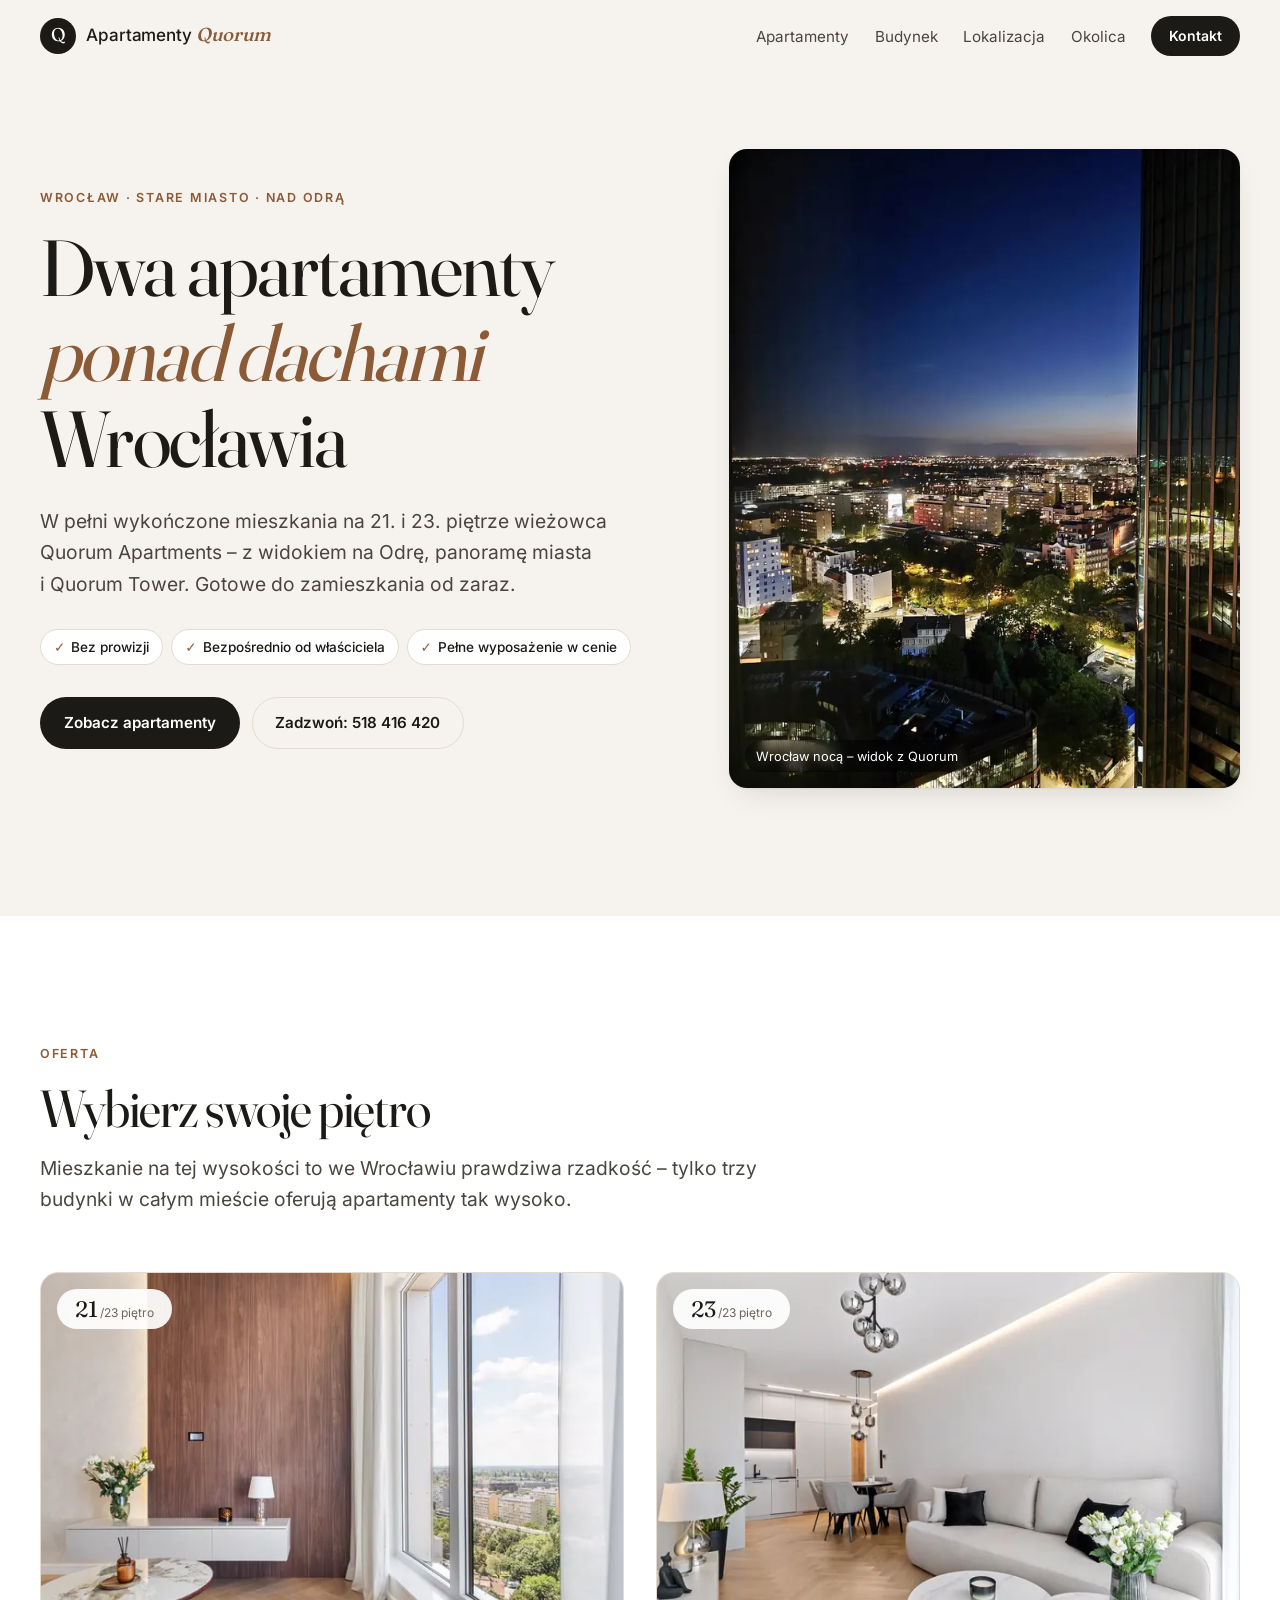
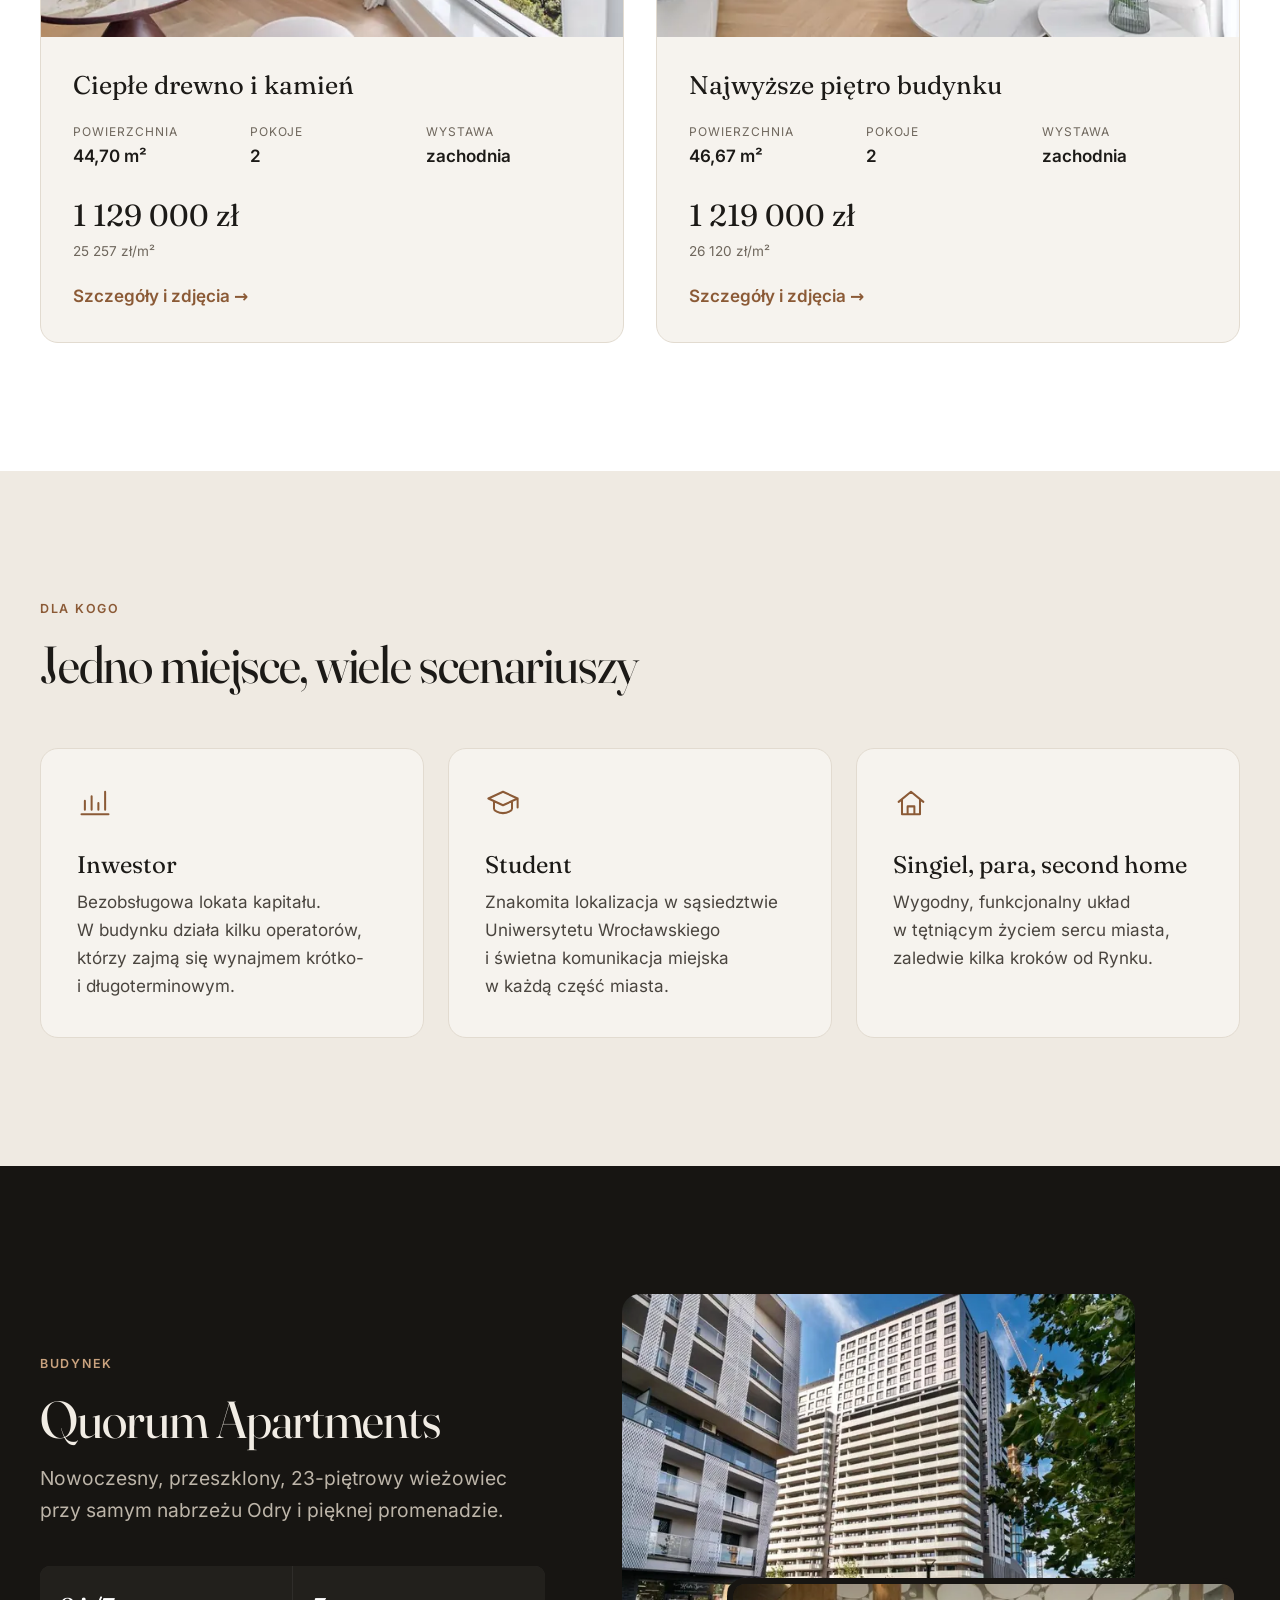
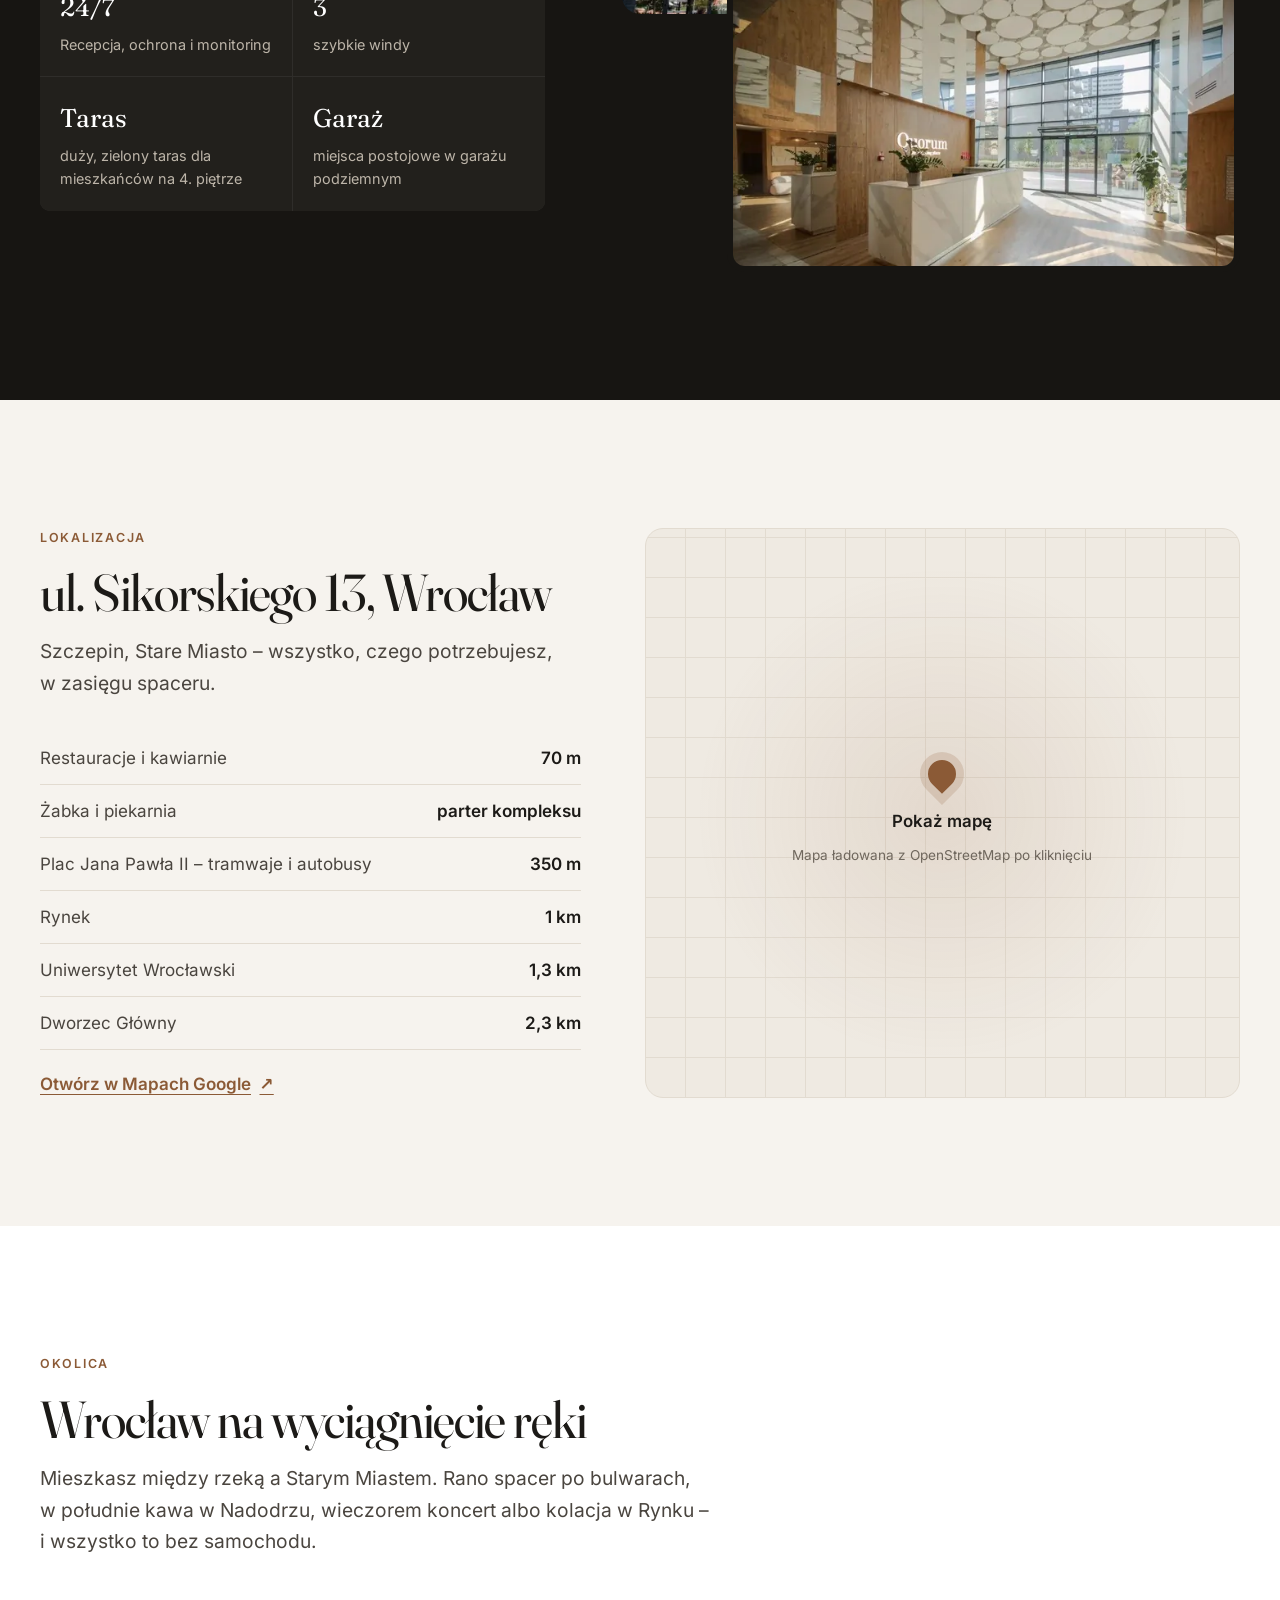
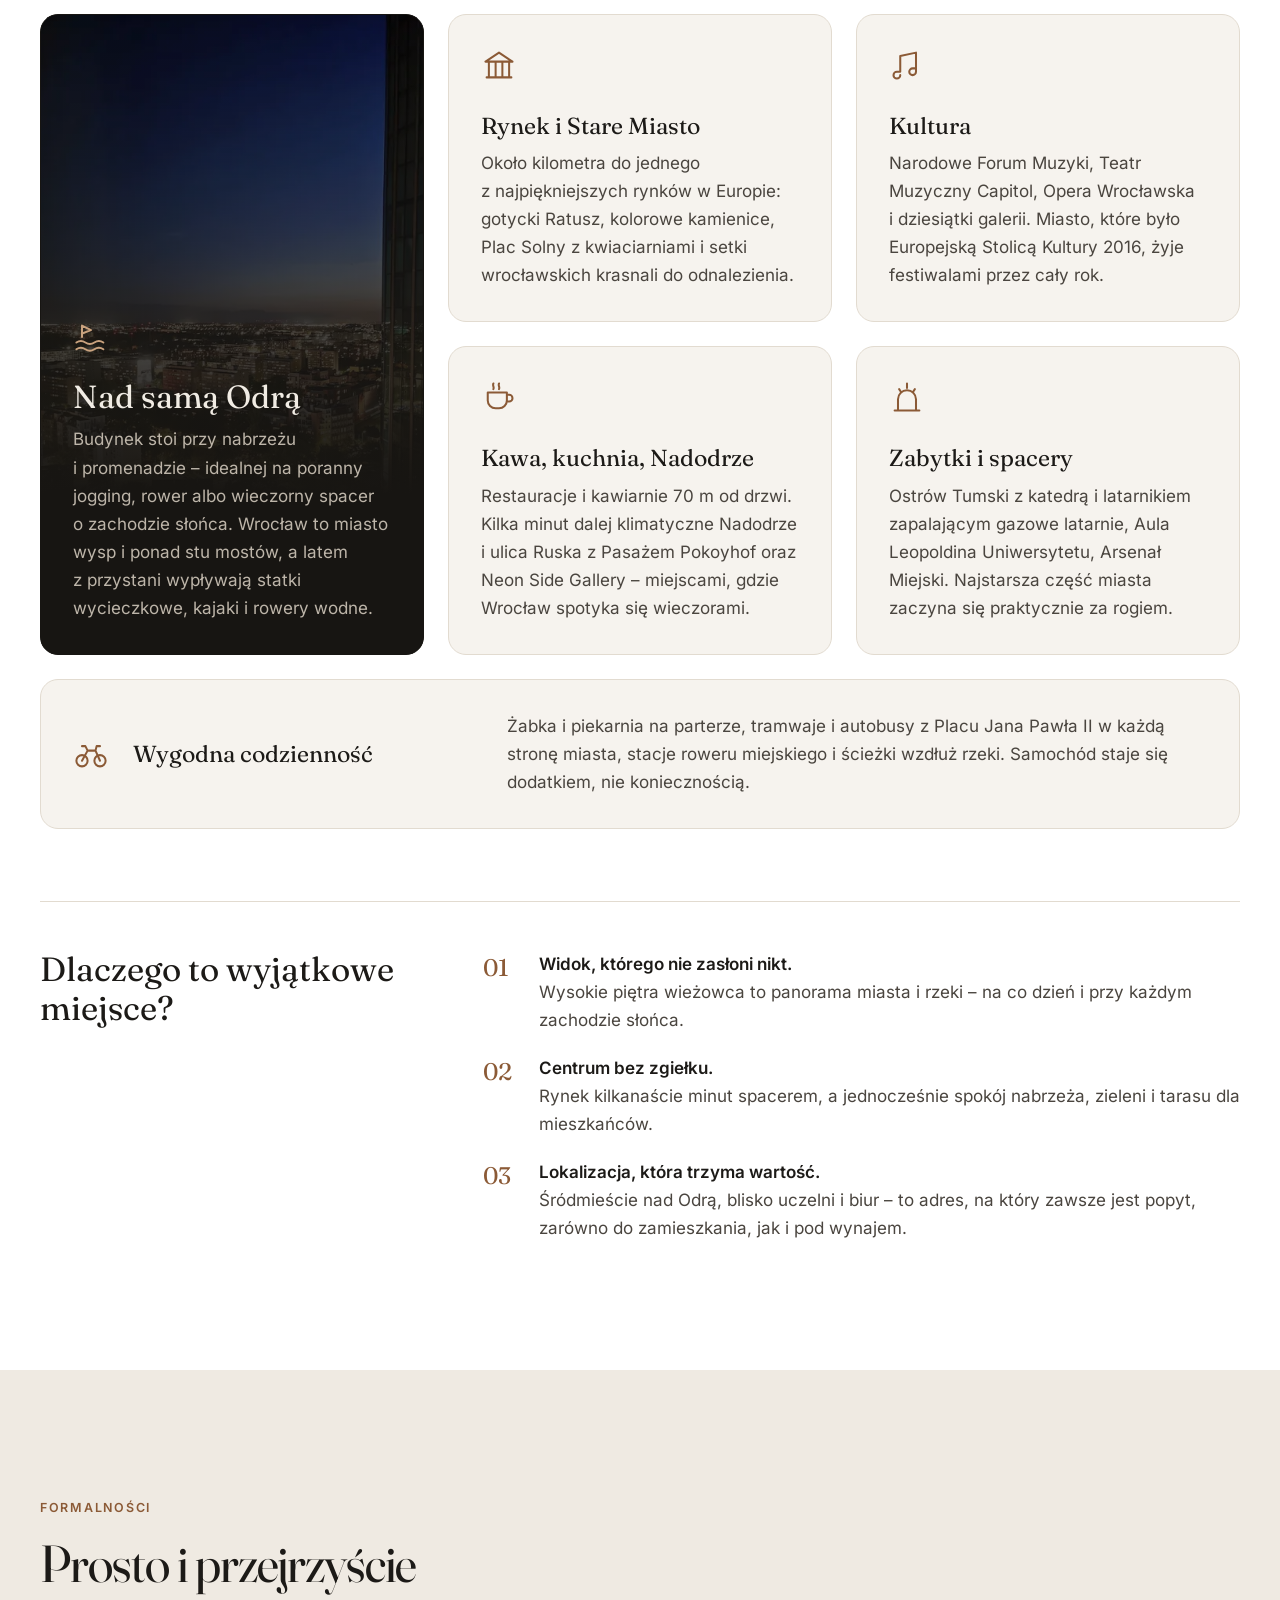
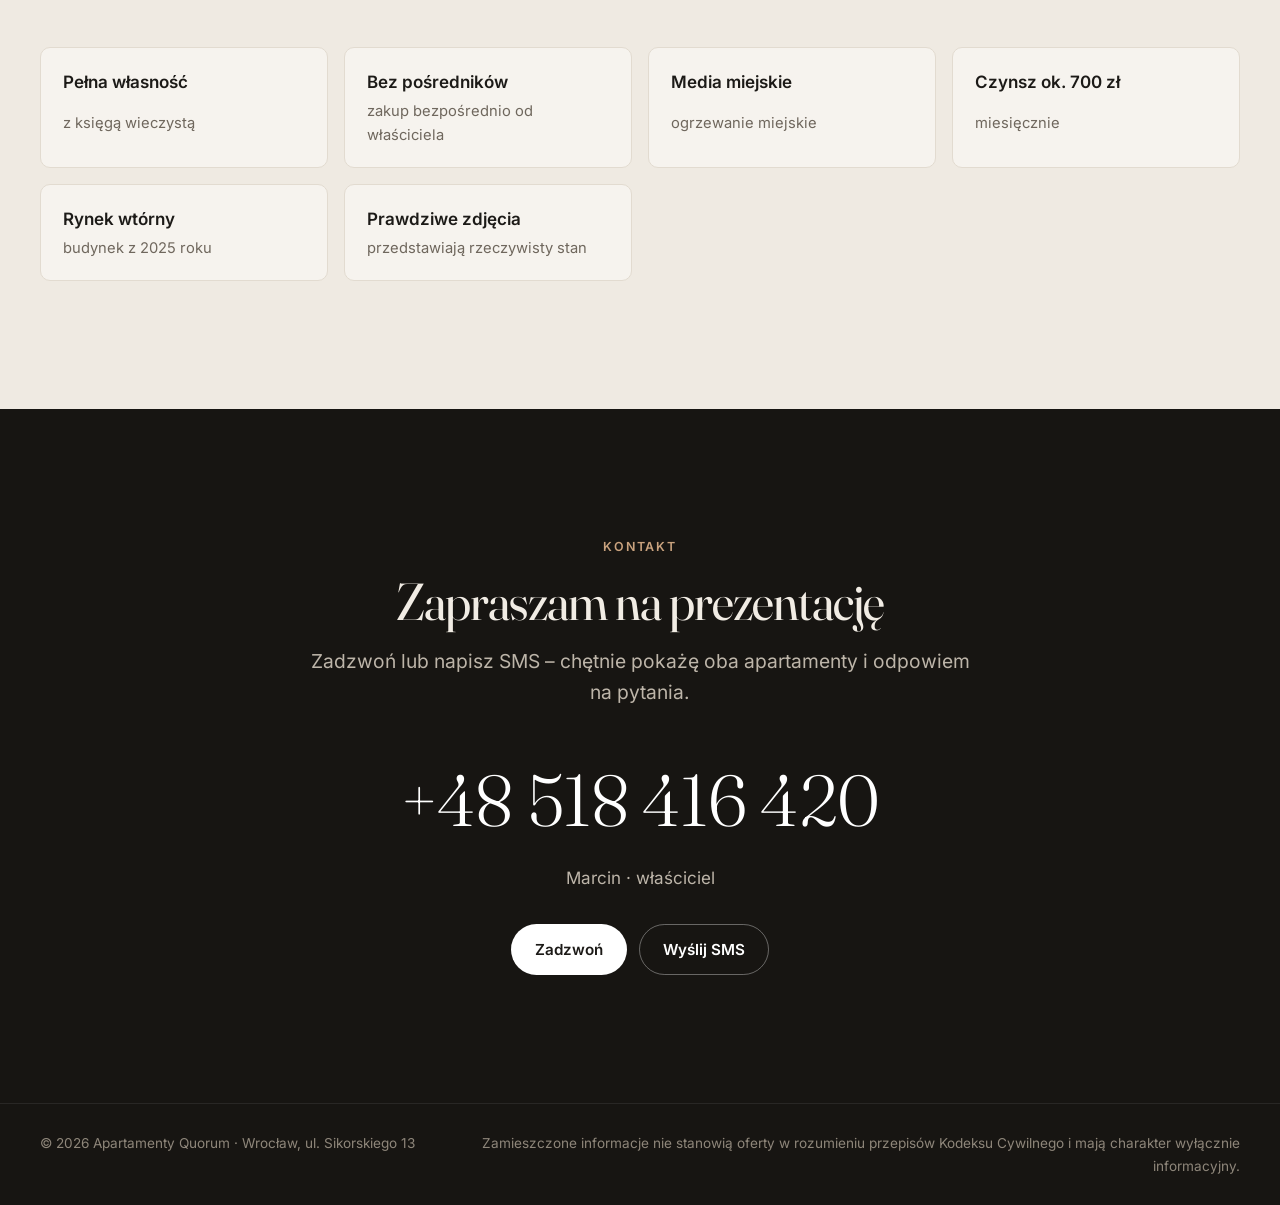
<file: index.html>
<!doctype html>
<html lang="pl">
<head>
  <meta charset="utf-8">
  <meta name="viewport" content="width=device-width, initial-scale=1, viewport-fit=cover">
  <title>Apartamenty na 21. i 23. piętrze – Quorum, centrum Wrocławia | Sprzedaż bez prowizji</title>
  <meta name="description" content="Dwa wykończone apartamenty na sprzedaż w wieżowcu Quorum Apartments przy Odrze, ul. Sikorskiego 13 we Wrocławiu. 44,7 m² na 21. piętrze i 46,67 m² na 23. piętrze. Bezpośrednio od właściciela, bez prowizji.">
  <meta name="theme-color" content="#f6f3ee">
  <meta name="color-scheme" content="light">

  <link rel="canonical" href="https://pzkoza.github.io/apartamenty-quorum/">

  <!-- Open Graph / udostępnianie -->
  <meta property="og:url" content="https://pzkoza.github.io/apartamenty-quorum/">
  <meta property="og:type" content="website">
  <meta property="og:locale" content="pl_PL">
  <meta property="og:title" content="Apartamenty na 21. i 23. piętrze – Quorum, Wrocław">
  <meta property="og:description" content="Wykończone apartamenty z widokiem na Odrę i panoramę miasta. Gotowe do zamieszkania, bez prowizji.">
  <meta property="og:image" content="https://pzkoza.github.io/apartamenty-quorum/img/og.jpg">
  <meta property="og:image:width" content="1200">
  <meta property="og:image:height" content="630">
  <meta name="twitter:card" content="summary_large_image">

  <link rel="icon" href="favicon.svg" type="image/svg+xml">
  <link rel="preload" href="fonts/fraunces-latin.woff2" as="font" type="font/woff2" crossorigin>
  <link rel="preload" href="fonts/inter-latin.woff2" as="font" type="font/woff2" crossorigin>
  <link rel="preload" as="image" href="img/shared/noc-1152.webp" imagesrcset="img/shared/noc-640.webp 640w, img/shared/noc-1152.webp 1152w" imagesizes="(min-width: 960px) 45vw, 100vw" fetchpriority="high">
  <link rel="stylesheet" href="css/style.css">
  <script>/* stare linki #apartament-21 / #apartament-23 prowadzą na podstrony */ (function (m) { if (m) location.replace('apartament-' + m[1] + '/'); })(location.hash.match(/^#apartament-(21|23)$/));</script>
  <script src="js/main.js" defer></script>

  <script type="application/ld+json">
  {
    "@context": "https://schema.org",
    "@graph": [
      {
        "@type": "RealEstateListing",
        "name": "Apartament 44,7 m² na 21. piętrze – Quorum Apartments, Wrocław",
        "url": "https://pzkoza.github.io/apartamenty-quorum/apartament-21/",
        "image": "https://pzkoza.github.io/apartamenty-quorum/img/a21/01-1920.webp",
        "datePosted": "2025",
        "offers": { "@type": "Offer", "price": 1129000, "priceCurrency": "PLN", "availability": "https://schema.org/InStock" },
        "about": {
          "@type": "Apartment",
          "floorSize": { "@type": "QuantitativeValue", "value": 44.7, "unitCode": "MTK" },
          "numberOfRooms": 2,
          "address": { "@type": "PostalAddress", "streetAddress": "ul. Sikorskiego 13", "addressLocality": "Wrocław", "addressRegion": "dolnośląskie", "addressCountry": "PL" },
          "geo": { "@type": "GeoCoordinates", "latitude": 51.114017, "longitude": 17.02036 }
        }
      },
      {
        "@type": "RealEstateListing",
        "name": "Apartament 46,67 m² na 23. piętrze – Quorum Apartments, Wrocław",
        "url": "https://pzkoza.github.io/apartamenty-quorum/apartament-23/",
        "image": "https://pzkoza.github.io/apartamenty-quorum/img/a23/01-1920.webp",
        "datePosted": "2025",
        "offers": { "@type": "Offer", "price": 1219000, "priceCurrency": "PLN", "availability": "https://schema.org/InStock" },
        "about": {
          "@type": "Apartment",
          "floorSize": { "@type": "QuantitativeValue", "value": 46.67, "unitCode": "MTK" },
          "numberOfRooms": 2,
          "address": { "@type": "PostalAddress", "streetAddress": "ul. Sikorskiego 13", "addressLocality": "Wrocław", "addressRegion": "dolnośląskie", "addressCountry": "PL" },
          "geo": { "@type": "GeoCoordinates", "latitude": 51.114017, "longitude": 17.02036 }
        }
      }
    ]
  }
  </script>
</head>
<body>
  <a class="skip-link" href="#main">Przejdź do treści</a>

  <header class="site-header" data-header>
    <div class="container header-inner">
      <a class="brand" href="#top" aria-label="Strona główna">
        <span class="brand-mark" aria-hidden="true">Q</span>
        <span class="brand-text">Apartamenty <em>Quorum</em></span>
      </a>
      <nav class="nav" aria-label="Główna nawigacja">
        <button class="nav-toggle" type="button" aria-expanded="false" aria-controls="nav-list" data-nav-toggle>
          <span class="visually-hidden">Menu</span>
          <span class="nav-toggle-bar" aria-hidden="true"></span>
        </button>
        <ul class="nav-list" id="nav-list">
          <li><a href="#oferty">Apartamenty</a></li>
          <li><a href="#budynek">Budynek</a></li>
          <li><a href="#lokalizacja">Lokalizacja</a></li>
          <li><a href="#okolica">Okolica</a></li>
          <li><a class="btn btn-sm btn-dark" href="#kontakt">Kontakt</a></li>
        </ul>
      </nav>
    </div>
  </header>

  <main id="main">
    <!-- HERO -->
    <section class="hero" id="top" aria-labelledby="hero-title">
      <div class="container hero-grid">
        <div class="hero-copy">
          <p class="eyebrow">Wrocław · Stare Miasto · nad Odrą</p>
          <h1 id="hero-title">Dwa apartamenty <span class="accent">ponad dachami</span> Wrocławia</h1>
          <p class="lead">W pełni wykończone mieszkania na 21. i&nbsp;23. piętrze wieżowca Quorum Apartments – z&nbsp;widokiem na Odrę, panoramę miasta i&nbsp;Quorum Tower. Gotowe do zamieszkania od zaraz.</p>
          <ul class="badges" role="list">
            <li>Bez prowizji</li>
            <li>Bezpośrednio od właściciela</li>
            <li>Pełne wyposażenie w cenie</li>
          </ul>
          <div class="hero-actions">
            <a class="btn btn-dark" href="#oferty">Zobacz apartamenty</a>
            <a class="btn btn-ghost" href="tel:+48518416420">Zadzwoń: 518 416 420</a>
          </div>
        </div>
        <figure class="hero-media">
          <img src="img/shared/noc-1152.webp"
               srcset="img/shared/noc-640.webp 640w, img/shared/noc-1152.webp 1152w"
               sizes="(min-width: 960px) 45vw, 100vw"
               width="1152" height="1468"
               alt="Nocny widok na Wrocław z wysokiego piętra Quorum Apartments"
               fetchpriority="high" decoding="async">
          <figcaption>Wrocław nocą – widok z&nbsp;Quorum</figcaption>
        </figure>
      </div>
    </section>

    <!-- PORÓWNANIE -->
    <section class="section offers" id="oferty" aria-labelledby="offers-title">
      <div class="container">
        <header class="section-head">
          <p class="eyebrow">Oferta</p>
          <h2 id="offers-title">Wybierz swoje piętro</h2>
          <p class="section-lead">Mieszkanie na tej wysokości to we Wrocławiu prawdziwa rzadkość – tylko trzy budynki w&nbsp;całym mieście oferują apartamenty tak wysoko.</p>
        </header>

        <div class="offer-cards">
          <article class="offer-card">
            <a class="offer-card-link" href="apartament-21/" aria-label="Apartament na 21. piętrze – szczegóły">
              <div class="offer-card-media">
                <img src="img/a21/02-640.webp" srcset="img/a21/02-640.webp 640w, img/a21/02-1280.webp 1280w" sizes="(min-width: 960px) 560px, 100vw" width="2048" height="1258" alt="Salon apartamentu na 21. piętrze z widokiem na miasto" loading="lazy" decoding="async">
                <span class="floor-tag">21<small>/23 piętro</small></span>
              </div>
              <div class="offer-card-body">
                <h3>Ciepłe drewno i&nbsp;kamień</h3>
                <dl class="facts">
                  <div><dt>Powierzchnia</dt><dd>44,70 m²</dd></div>
                  <div><dt>Pokoje</dt><dd>2</dd></div>
                  <div><dt>Wystawa</dt><dd>zachodnia</dd></div>
                </dl>
                <p class="price">1 129 000 zł <span>25 257 zł/m²</span></p>
                <span class="more">Szczegóły i&nbsp;zdjęcia <span aria-hidden="true">→</span></span>
              </div>
            </a>
          </article>

          <article class="offer-card">
            <a class="offer-card-link" href="apartament-23/" aria-label="Apartament na 23. piętrze – szczegóły">
              <div class="offer-card-media">
                <img src="img/a23/01-640.webp" srcset="img/a23/01-640.webp 640w, img/a23/01-1280.webp 1280w" sizes="(min-width: 960px) 560px, 100vw" width="2048" height="1258" alt="Salon apartamentu na 23. piętrze" loading="lazy" decoding="async">
                <span class="floor-tag">23<small>/23 piętro</small></span>
              </div>
              <div class="offer-card-body">
                <h3>Najwyższe piętro budynku</h3>
                <dl class="facts">
                  <div><dt>Powierzchnia</dt><dd>46,67 m²</dd></div>
                  <div><dt>Pokoje</dt><dd>2</dd></div>
                  <div><dt>Wystawa</dt><dd>zachodnia</dd></div>
                </dl>
                <p class="price">1 219 000 zł <span>26 120 zł/m²</span></p>
                <span class="more">Szczegóły i&nbsp;zdjęcia <span aria-hidden="true">→</span></span>
              </div>
            </a>
          </article>
        </div>
      </div>
    </section>

    <!-- DLA KOGO -->
    <section class="section audience" aria-labelledby="audience-title">
      <div class="container">
        <header class="section-head">
          <p class="eyebrow">Dla kogo</p>
          <h2 id="audience-title">Jedno miejsce, wiele scenariuszy</h2>
        </header>
        <div class="cards-3">
          <article class="tile">
            <svg class="tile-icon" aria-hidden="true" viewBox="0 0 32 32"><path d="M4 26h24M7 22V14m6 8V10m6 12v-6m6 6V6" fill="none" stroke="currentColor" stroke-width="1.8" stroke-linecap="round"/></svg>
            <h3>Inwestor</h3>
            <p>Bezobsługowa lokata kapitału. W&nbsp;budynku działa kilku operatorów, którzy zajmą się wynajmem krótko- i&nbsp;długoterminowym.</p>
          </article>
          <article class="tile">
            <svg class="tile-icon" aria-hidden="true" viewBox="0 0 32 32"><path d="M3 12 16 6l13 6-13 6zM8 14.5V21c0 2 4 4 8 4s8-2 8-4v-6.5M29 12v8" fill="none" stroke="currentColor" stroke-width="1.8" stroke-linejoin="round" stroke-linecap="round"/></svg>
            <h3>Student</h3>
            <p>Znakomita lokalizacja w&nbsp;sąsiedztwie Uniwersytetu Wrocławskiego i&nbsp;świetna komunikacja miejska w&nbsp;każdą część miasta.</p>
          </article>
          <article class="tile">
            <svg class="tile-icon" aria-hidden="true" viewBox="0 0 32 32"><path d="M5 15 16 6l11 9M8 13v13h16V13M13 26v-7h6v7" fill="none" stroke="currentColor" stroke-width="1.8" stroke-linejoin="round" stroke-linecap="round"/></svg>
            <h3>Singiel, para, second home</h3>
            <p>Wygodny, funkcjonalny układ w&nbsp;tętniącym życiem sercu miasta, zaledwie kilka kroków od Rynku.</p>
          </article>
        </div>
      </div>
    </section>

    <!-- BUDYNEK -->
    <section class="section building" id="budynek" aria-labelledby="building-title">
      <div class="container building-grid">
        <div class="building-copy">
          <p class="eyebrow">Budynek</p>
          <h2 id="building-title">Quorum Apartments</h2>
          <p class="section-lead">Nowoczesny, przeszklony, 23-piętrowy wieżowiec przy samym nabrzeżu Odry i&nbsp;pięknej promenadzie.</p>
          <ul class="features" role="list">
            <li><strong>24/7</strong><span>Recepcja, ochrona i&nbsp;monitoring</span></li>
            <li><strong>3</strong><span>szybkie windy</span></li>
            <li><strong>Taras</strong><span>duży, zielony taras dla mieszkańców na 4. piętrze</span></li>
            <li><strong>Garaż</strong><span>miejsca postojowe w&nbsp;garażu podziemnym</span></li>
          </ul>
        </div>
        <div class="building-media">
          <figure class="bm-a">
            <img src="img/shared/budynek-1024.webp" srcset="img/shared/budynek-640.webp 640w, img/shared/budynek-1024.webp 1024w" sizes="(min-width: 960px) 40vw, 100vw" width="1024" height="621" alt="Wieżowiec Quorum Apartments od strony ulicy" loading="lazy" decoding="async">
          </figure>
          <figure class="bm-b">
            <img src="img/shared/lobby-1097.webp" srcset="img/shared/lobby-640.webp 640w, img/shared/lobby-1097.webp 1097w" sizes="(min-width: 960px) 40vw, 100vw" width="1097" height="590" alt="Lobby z recepcją w Quorum Apartments" loading="lazy" decoding="async">
          </figure>
        </div>
      </div>
    </section>

    <!-- LOKALIZACJA -->
    <section class="section location" id="lokalizacja" aria-labelledby="location-title">
      <div class="container location-grid">
        <div>
          <p class="eyebrow">Lokalizacja</p>
          <h2 id="location-title">ul. Sikorskiego 13, Wrocław</h2>
          <p class="section-lead">Szczepin, Stare Miasto – wszystko, czego potrzebujesz, w&nbsp;zasięgu spaceru.</p>
          <ul class="distances" role="list">
            <li><span>Restauracje i&nbsp;kawiarnie</span><span>70 m</span></li>
            <li><span>Żabka i&nbsp;piekarnia</span><span>parter kompleksu</span></li>
            <li><span>Plac Jana Pawła II – tramwaje i&nbsp;autobusy</span><span>350 m</span></li>
            <li><span>Rynek</span><span>1 km</span></li>
            <li><span>Uniwersytet Wrocławski</span><span>1,3 km</span></li>
            <li><span>Dworzec Główny</span><span>2,3 km</span></li>
          </ul>
          <a class="link-btn" href="https://www.google.com/maps/search/?api=1&amp;query=Quorum+Apartments+Sikorskiego+13+Wroc%C5%82aw" target="_blank" rel="noopener">Otwórz w&nbsp;Mapach Google <span aria-hidden="true">↗</span></a>
        </div>
        <div class="map" data-map>
          <button class="map-consent" type="button" data-map-load>
            <span class="map-pin" aria-hidden="true"></span>
            <span>Pokaż mapę</span>
            <small>Mapa ładowana z&nbsp;OpenStreetMap po kliknięciu</small>
          </button>
        </div>
      </div>
    </section>

    <!-- OKOLICA -->
    <section class="section area" id="okolica" aria-labelledby="area-title">
      <div class="container">
        <header class="section-head">
          <p class="eyebrow">Okolica</p>
          <h2 id="area-title">Wrocław na wyciągnięcie ręki</h2>
          <p class="section-lead">Mieszkasz między rzeką a Starym Miastem. Rano spacer po bulwarach, w&nbsp;południe kawa w&nbsp;Nadodrzu, wieczorem koncert albo kolacja w&nbsp;Rynku – i&nbsp;wszystko to bez samochodu.</p>
        </header>

        <div class="area-grid">
          <article class="area-card area-card--feature">
            <svg class="tile-icon" aria-hidden="true" viewBox="0 0 32 32"><path d="M3 20c3-2 5-2 8 0s5 2 8 0 5-2 8 0M3 26c3-2 5-2 8 0s5 2 8 0 5-2 8 0M8 15V5l8 4-8 3" fill="none" stroke="currentColor" stroke-width="1.8" stroke-linecap="round" stroke-linejoin="round"/></svg>
            <h3>Nad samą Odrą</h3>
            <p>Budynek stoi przy nabrzeżu i&nbsp;promenadzie – idealnej na poranny jogging, rower albo wieczorny spacer o&nbsp;zachodzie słońca. Wrocław to miasto wysp i&nbsp;ponad stu mostów, a&nbsp;latem z&nbsp;przystani wypływają statki wycieczkowe, kajaki i&nbsp;rowery wodne.</p>
          </article>

          <article class="area-card">
            <svg class="tile-icon" aria-hidden="true" viewBox="0 0 32 32"><path d="M5 27h22M7 27V13m6 14V13m6 14V13m6 14V13M4 13h24L16 5z" fill="none" stroke="currentColor" stroke-width="1.8" stroke-linejoin="round" stroke-linecap="round"/></svg>
            <h3>Rynek i&nbsp;Stare Miasto</h3>
            <p>Około kilometra do jednego z&nbsp;najpiękniejszych rynków w&nbsp;Europie: gotycki Ratusz, kolorowe kamienice, Plac Solny z&nbsp;kwiaciarniami i&nbsp;setki wrocławskich krasnali do odnalezienia.</p>
          </article>

          <article class="area-card">
            <svg class="tile-icon" aria-hidden="true" viewBox="0 0 32 32"><path d="M10 25a3 3 0 1 1-3-3h3V8l14-3v17a3 3 0 1 1-3-3h3" fill="none" stroke="currentColor" stroke-width="1.8" stroke-linejoin="round" stroke-linecap="round"/></svg>
            <h3>Kultura</h3>
            <p>Narodowe Forum Muzyki, Teatr Muzyczny Capitol, Opera Wrocławska i&nbsp;dziesiątki galerii. Miasto, które było Europejską Stolicą Kultury 2016, żyje festiwalami przez cały rok.</p>
          </article>

          <article class="area-card">
            <svg class="tile-icon" aria-hidden="true" viewBox="0 0 32 32"><path d="M6 12h17v7a7 7 0 0 1-7 7h-3a7 7 0 0 1-7-7zM23 14h2a3 3 0 0 1 0 6h-2M11 4c-1 2 1 3 0 5m5-5c-1 2 1 3 0 5" fill="none" stroke="currentColor" stroke-width="1.8" stroke-linecap="round" stroke-linejoin="round"/></svg>
            <h3>Kawa, kuchnia, Nadodrze</h3>
            <p>Restauracje i&nbsp;kawiarnie 70&nbsp;m od drzwi. Kilka minut dalej klimatyczne Nadodrze i&nbsp;ulica Ruska z&nbsp;Pasażem Pokoyhof oraz Neon Side Gallery – miejscami, gdzie Wrocław spotyka się wieczorami.</p>
          </article>

          <article class="area-card">
            <svg class="tile-icon" aria-hidden="true" viewBox="0 0 32 32"><path d="M16 4v4M9 9l2 3m12-3-2 3M8 28V18a8 8 0 0 1 16 0v10M5 28h22" fill="none" stroke="currentColor" stroke-width="1.8" stroke-linecap="round" stroke-linejoin="round"/></svg>
            <h3>Zabytki i&nbsp;spacery</h3>
            <p>Ostrów Tumski z&nbsp;katedrą i&nbsp;latarnikiem zapalającym gazowe latarnie, Aula Leopoldina Uniwersytetu, Arsenał Miejski. Najstarsza część miasta zaczyna się praktycznie za rogiem.</p>
          </article>

          <article class="area-card">
            <svg class="tile-icon" aria-hidden="true" viewBox="0 0 32 32"><circle cx="8" cy="22" r="5" fill="none" stroke="currentColor" stroke-width="1.8"/><circle cx="24" cy="22" r="5" fill="none" stroke="currentColor" stroke-width="1.8"/><path d="M8 22l5-9h7l4 9M13 13l-2-4H8m12 4 1-4h3" fill="none" stroke="currentColor" stroke-width="1.8" stroke-linecap="round" stroke-linejoin="round"/></svg>
            <h3>Wygodna codzienność</h3>
            <p>Żabka i&nbsp;piekarnia na parterze, tramwaje i&nbsp;autobusy z&nbsp;Placu Jana Pawła II w&nbsp;każdą stronę miasta, stacje roweru miejskiego i&nbsp;ścieżki wzdłuż rzeki. Samochód staje się dodatkiem, nie koniecznością.</p>
          </article>
        </div>

        <div class="why">
          <h3 class="why-title">Dlaczego to wyjątkowe miejsce?</h3>
          <ol class="why-list" role="list">
            <li><strong>Widok, którego nie zasłoni nikt.</strong> Wysokie piętra wieżowca to panorama miasta i&nbsp;rzeki – na co dzień i&nbsp;przy każdym zachodzie słońca.</li>
            <li><strong>Centrum bez zgiełku.</strong> Rynek kilkanaście minut spacerem, a&nbsp;jednocześnie spokój nabrzeża, zieleni i&nbsp;tarasu dla mieszkańców.</li>
            <li><strong>Lokalizacja, która trzyma wartość.</strong> Śródmieście nad Odrą, blisko uczelni i&nbsp;biur – to adres, na który zawsze jest popyt, zarówno do zamieszkania, jak i&nbsp;pod wynajem.</li>
          </ol>
        </div>
      </div>
    </section>

    <!-- INFORMACJE -->
    <section class="section info" aria-labelledby="info-title">
      <div class="container">
        <header class="section-head">
          <p class="eyebrow">Formalności</p>
          <h2 id="info-title">Prosto i&nbsp;przejrzyście</h2>
        </header>
        <ul class="info-grid" role="list">
          <li><strong>Pełna własność</strong><span>z&nbsp;księgą wieczystą</span></li>
          <li><strong>Bez pośredników</strong><span>zakup bezpośrednio od właściciela</span></li>
          <li><strong>Media miejskie</strong><span>ogrzewanie miejskie</span></li>
          <li><strong>Czynsz ok. 700 zł</strong><span>miesięcznie</span></li>
          <li><strong>Rynek wtórny</strong><span>budynek z&nbsp;2025 roku</span></li>
          <li><strong>Prawdziwe zdjęcia</strong><span>przedstawiają rzeczywisty stan</span></li>
        </ul>
      </div>
    </section>

    <!-- KONTAKT -->
    <section class="section contact" id="kontakt" aria-labelledby="contact-title">
      <div class="container contact-inner">
        <p class="eyebrow">Kontakt</p>
        <h2 id="contact-title">Zapraszam na prezentację</h2>
        <p class="section-lead">Zadzwoń lub napisz SMS – chętnie pokażę oba apartamenty i&nbsp;odpowiem na pytania.</p>
        <a class="contact-phone" href="tel:+48518416420">+48 518 416 420</a>
        <p class="contact-name">Marcin · właściciel</p>
        <div class="hero-actions contact-actions">
          <a class="btn btn-light" href="tel:+48518416420">Zadzwoń</a>
          <a class="btn btn-outline-light" href="sms:+48518416420">Wyślij SMS</a>
        </div>
      </div>
    </section>
  </main>

  <footer class="site-footer">
    <div class="container footer-inner">
      <p>© <span data-year>2026</span> Apartamenty Quorum · Wrocław, ul. Sikorskiego 13</p>
      <p class="disclaimer">Zamieszczone informacje nie stanowią oferty w&nbsp;rozumieniu przepisów Kodeksu Cywilnego i&nbsp;mają charakter wyłącznie informacyjny.</p>
    </div>
  </footer>

  <!-- Pasek CTA na telefonach -->
  <div class="mobile-cta" data-mobile-cta>
    <a class="btn btn-dark btn-block" href="tel:+48518416420">
      <svg aria-hidden="true" viewBox="0 0 24 24" width="18" height="18"><path d="M5 3h4l2 5-2.5 1.5a11 11 0 0 0 6 6L16 13l5 2v4a2 2 0 0 1-2 2A16 16 0 0 1 3 5a2 2 0 0 1 2-2" fill="none" stroke="currentColor" stroke-width="1.8" stroke-linejoin="round"/></svg>
      Zadzwoń do właściciela
    </a>
  </div>

</body>
</html>
</file>
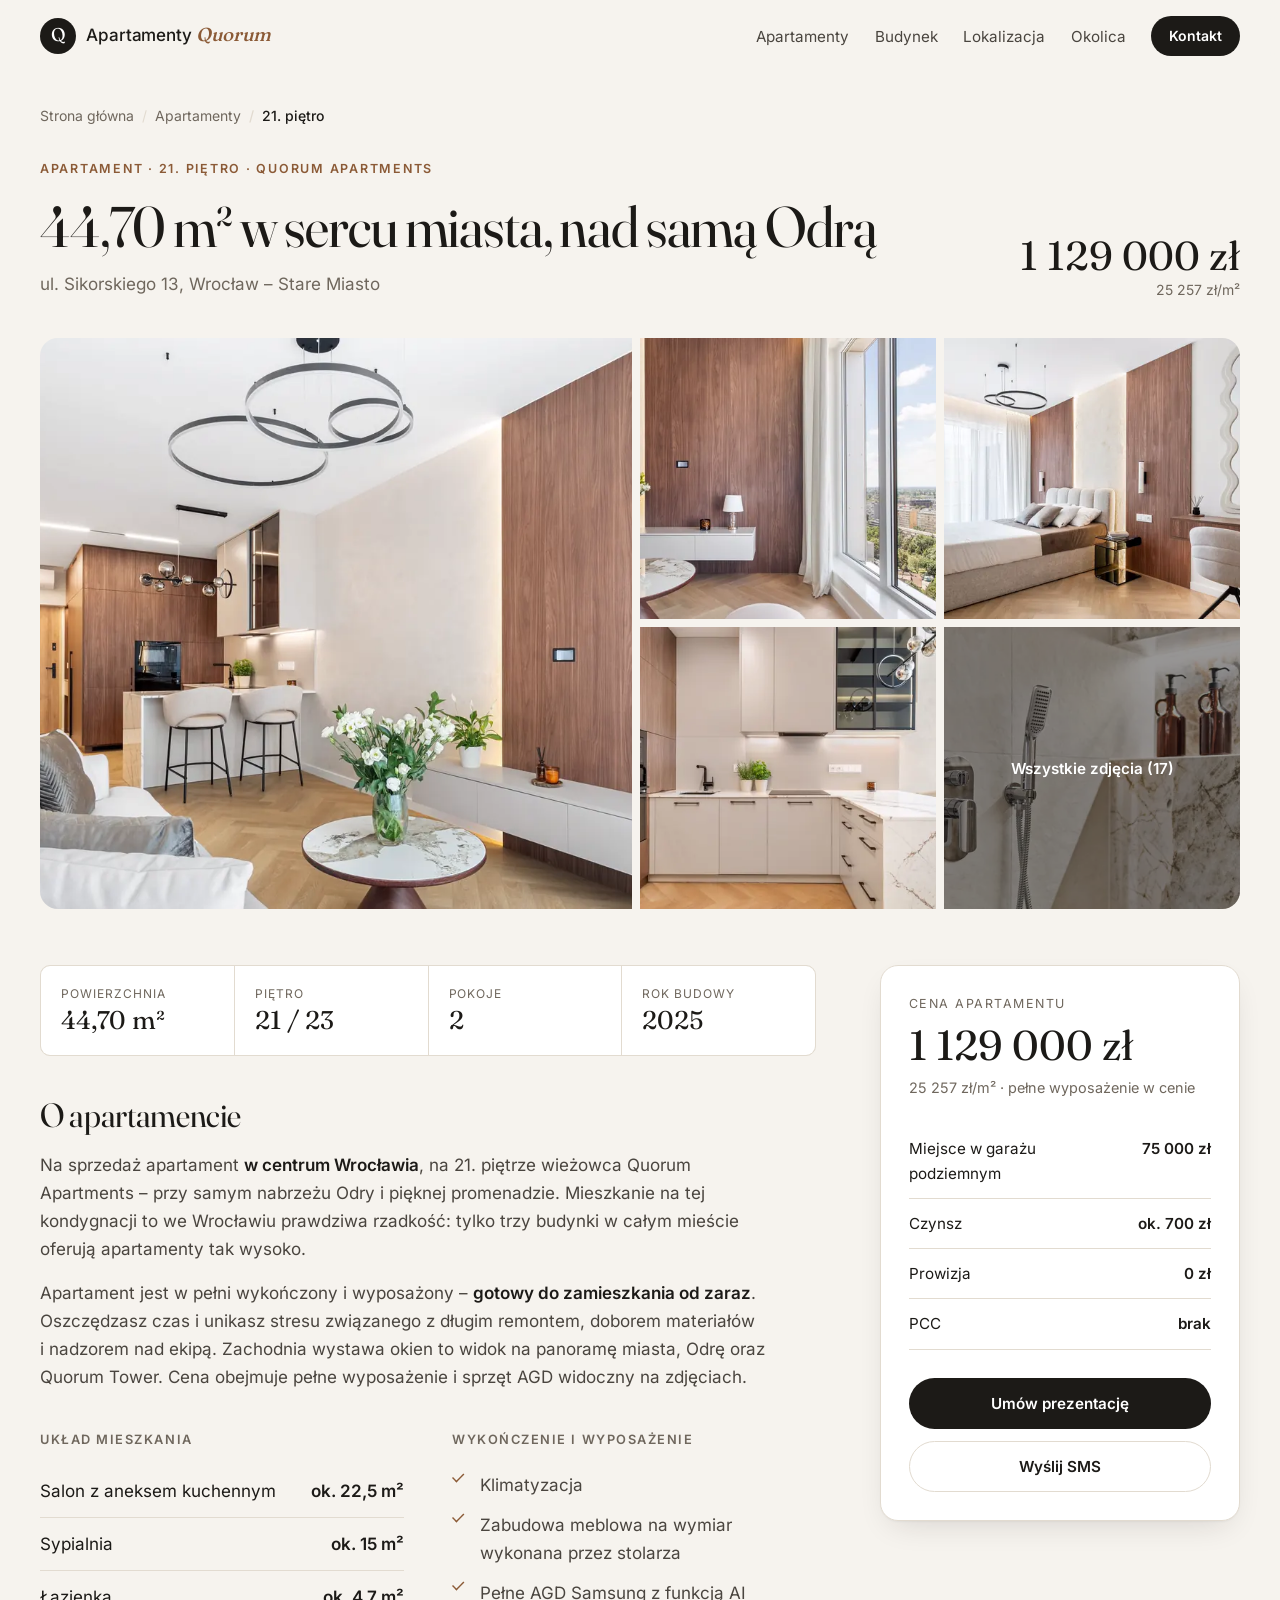
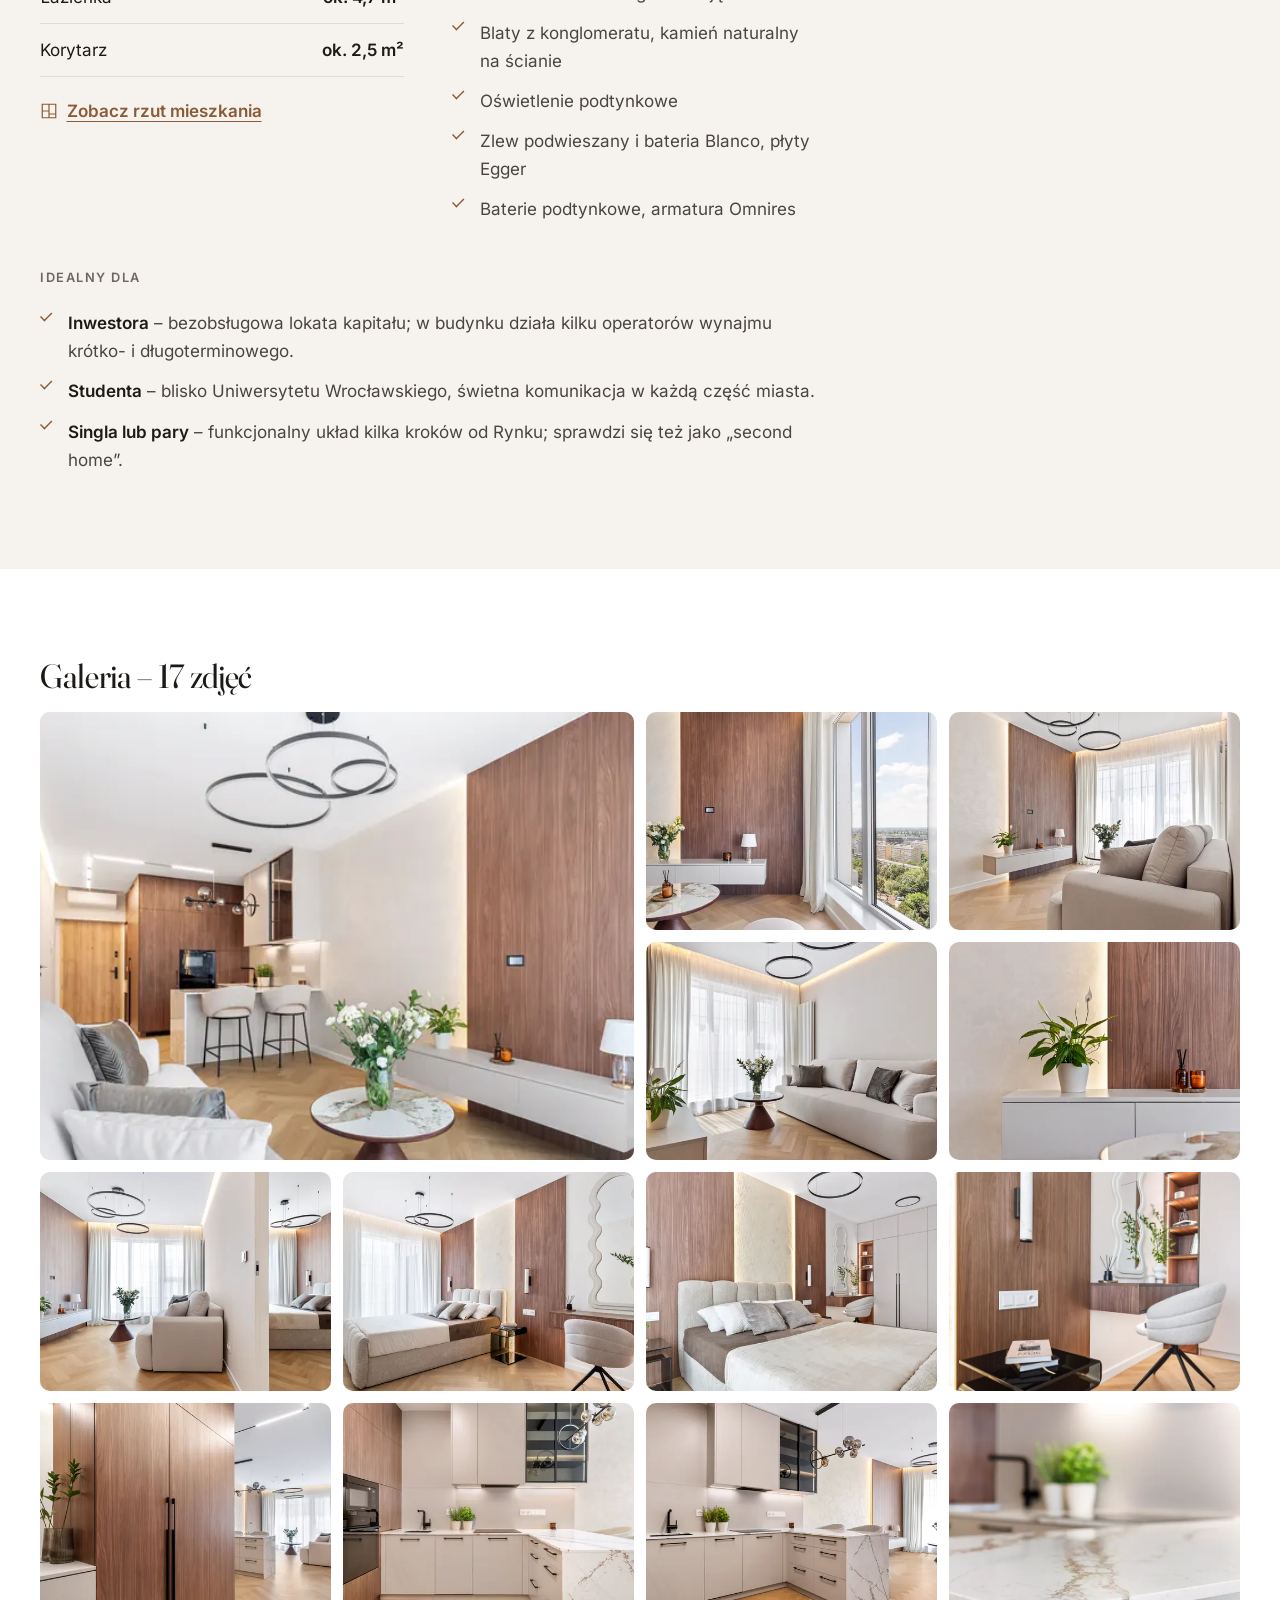
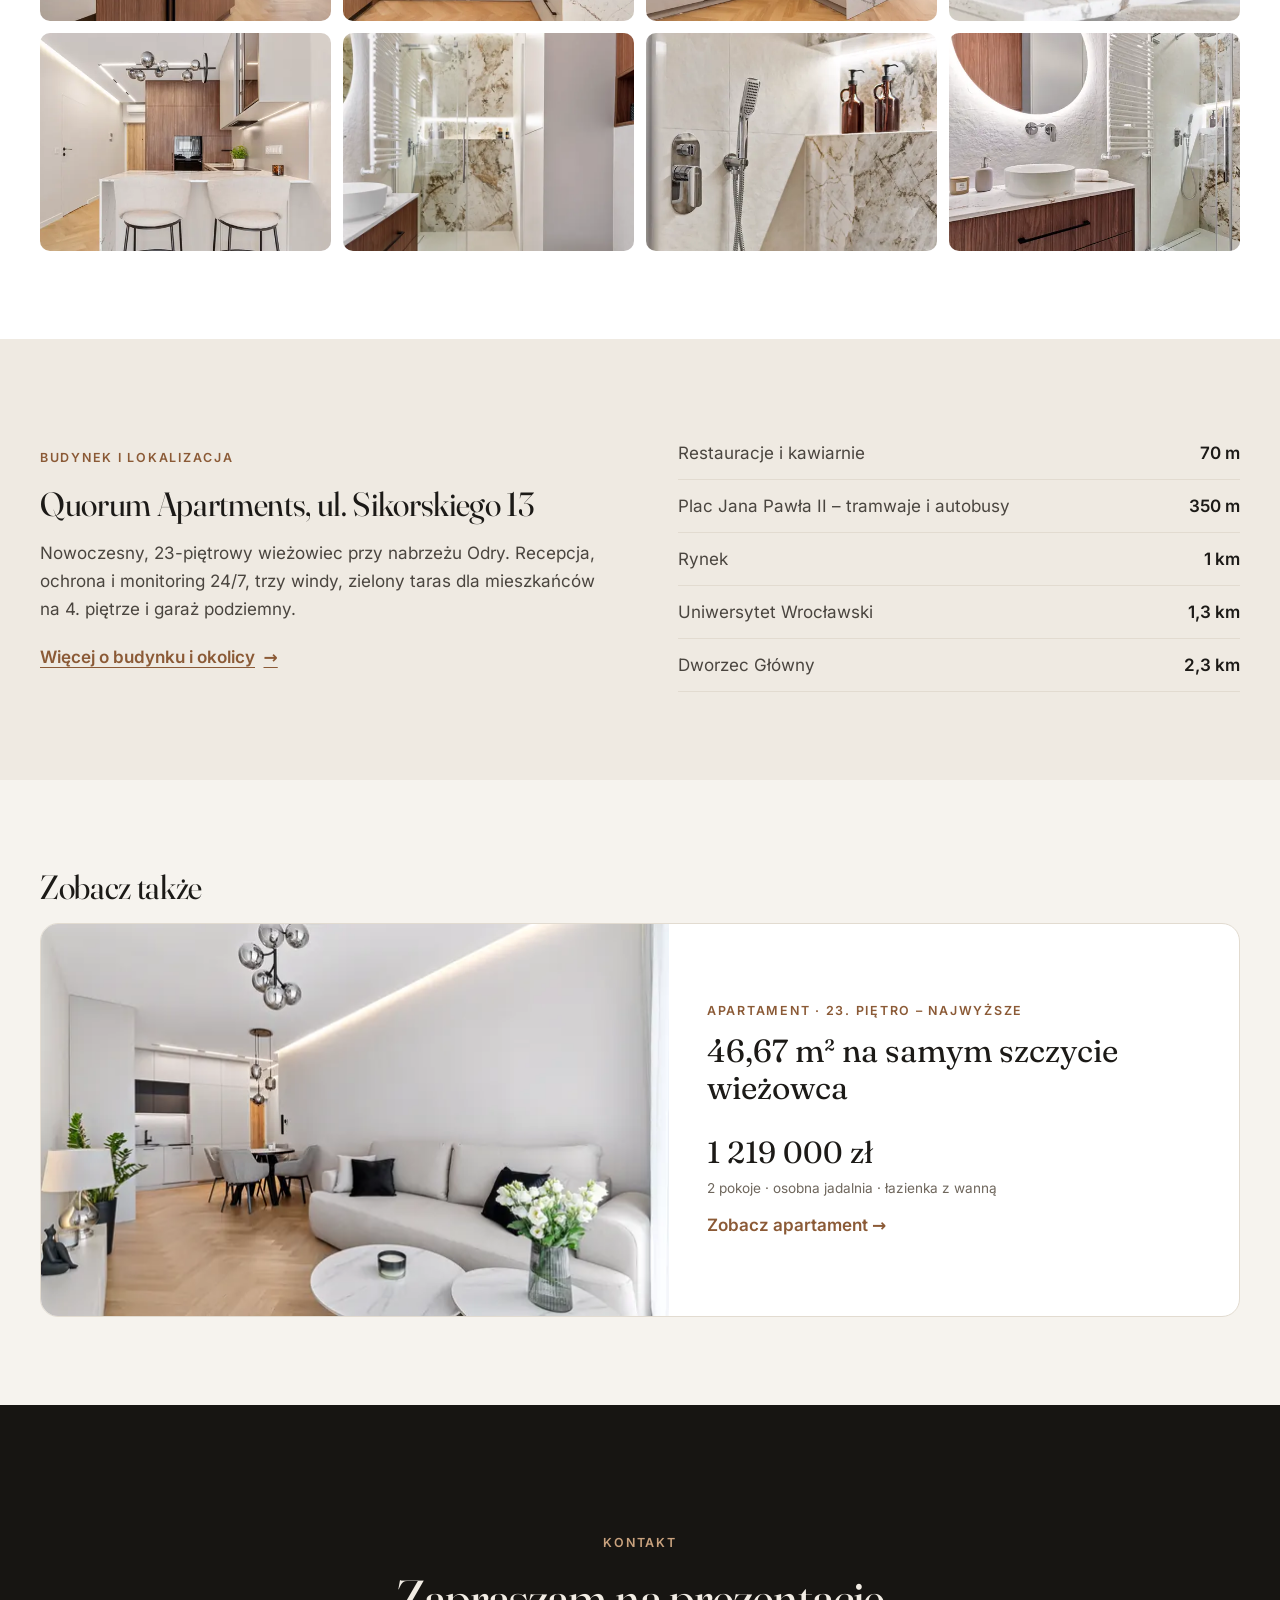
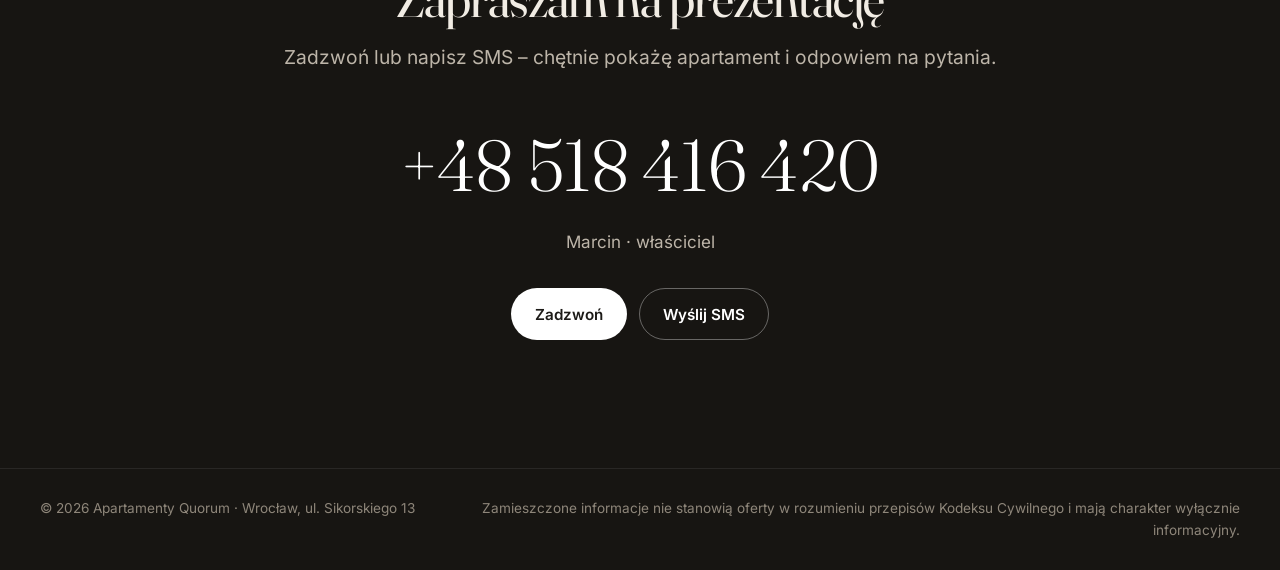
<file: apartament-21/index.html>
<!doctype html>
<html lang="pl">
<head>
  <meta charset="utf-8">
  <meta name="viewport" content="width=device-width, initial-scale=1, viewport-fit=cover">
  <title>Apartament 44,7 m² na 21. piętrze – Quorum, centrum Wrocławia | 1 129 000 zł</title>
  <meta name="description" content="Wykończony apartament 44,7 m² na 21. piętrze wieżowca Quorum Apartments przy Odrze, ul. Sikorskiego 13 we Wrocławiu. 2 pokoje, klimatyzacja, zabudowa na wymiar, AGD Samsung. Bez prowizji, bezpośrednio od właściciela.">
  <meta name="theme-color" content="#f6f3ee">
  <meta name="color-scheme" content="light">

  <link rel="canonical" href="https://pzkoza.github.io/apartamenty-quorum/apartament-21/">

  <!-- Open Graph / udostępnianie -->
  <meta property="og:url" content="https://pzkoza.github.io/apartamenty-quorum/apartament-21/">
  <meta property="og:type" content="website">
  <meta property="og:locale" content="pl_PL">
  <meta property="og:title" content="Apartament 44,7 m² na 21. piętrze – Quorum, Wrocław">
  <meta property="og:description" content="1 129 000 zł · 2 pokoje · widok na Odrę i panoramę miasta. W pełni wykończony, gotowy do zamieszkania, bez prowizji.">
  <meta property="og:image" content="https://pzkoza.github.io/apartamenty-quorum/img/og-21.jpg">
  <meta property="og:image:width" content="1200">
  <meta property="og:image:height" content="630">
  <meta name="twitter:card" content="summary_large_image">

  <link rel="icon" href="../favicon.svg" type="image/svg+xml">
  <link rel="preload" href="../fonts/fraunces-latin.woff2" as="font" type="font/woff2" crossorigin>
  <link rel="preload" href="../fonts/inter-latin.woff2" as="font" type="font/woff2" crossorigin>
  <link rel="preload" as="image" href="../img/a21/01-1280.webp" imagesrcset="../img/a21/01-640.webp 640w, ../img/a21/01-1280.webp 1280w, ../img/a21/01-1920.webp 1920w" imagesizes="(min-width: 900px) 60vw, 100vw" fetchpriority="high">
  <link rel="stylesheet" href="../css/style.css">
  <script src="../js/main.js" defer></script>

  <script type="application/ld+json">
  {
    "@context": "https://schema.org",
    "@graph": [
      {
        "@type": "RealEstateListing",
        "name": "Apartament 44,7 m² na 21. piętrze – Quorum Apartments, Wrocław",
        "url": "https://pzkoza.github.io/apartamenty-quorum/apartament-21/",
        "image": "https://pzkoza.github.io/apartamenty-quorum/img/a21/01-1920.webp",
        "offers": { "@type": "Offer", "price": 1129000, "priceCurrency": "PLN", "availability": "https://schema.org/InStock" },
        "about": {
          "@type": "Apartment",
          "floorSize": { "@type": "QuantitativeValue", "value": 44.7, "unitCode": "MTK" },
          "numberOfRooms": 2,
          "address": { "@type": "PostalAddress", "streetAddress": "ul. Sikorskiego 13", "addressLocality": "Wrocław", "addressRegion": "dolnośląskie", "addressCountry": "PL" },
          "geo": { "@type": "GeoCoordinates", "latitude": 51.114017, "longitude": 17.02036 }
        }
      },
      {
        "@type": "BreadcrumbList",
        "itemListElement": [
          { "@type": "ListItem", "position": 1, "name": "Apartamenty Quorum", "item": "https://pzkoza.github.io/apartamenty-quorum/" },
          { "@type": "ListItem", "position": 2, "name": "Apartament – 21. piętro", "item": "https://pzkoza.github.io/apartamenty-quorum/apartament-21/" }
        ]
      }
    ]
  }
  </script>
</head>
<body>
  <a class="skip-link" href="#main">Przejdź do treści</a>

  <header class="site-header" data-header>
    <div class="container header-inner">
      <a class="brand" href="../" aria-label="Apartamenty Quorum – strona główna">
        <span class="brand-mark" aria-hidden="true">Q</span>
        <span class="brand-text">Apartamenty <em>Quorum</em></span>
      </a>
      <nav class="nav" aria-label="Główna nawigacja">
        <button class="nav-toggle" type="button" aria-expanded="false" aria-controls="nav-list" data-nav-toggle>
          <span class="visually-hidden">Menu</span>
          <span class="nav-toggle-bar" aria-hidden="true"></span>
        </button>
        <ul class="nav-list" id="nav-list">
          <li><a href="../#oferty">Apartamenty</a></li>
          <li><a href="../#budynek">Budynek</a></li>
          <li><a href="../#lokalizacja">Lokalizacja</a></li>
          <li><a href="../#okolica">Okolica</a></li>
          <li><a class="btn btn-sm btn-dark" href="#kontakt">Kontakt</a></li>
        </ul>
      </nav>
    </div>
  </header>

  <main id="main">
    <section class="apartment apartment-page" aria-labelledby="apt-title">
      <div class="container">
        <nav class="breadcrumb" aria-label="Okruszki">
          <ol role="list">
            <li><a href="../">Strona główna</a></li>
            <li><a href="../#oferty">Apartamenty</a></li>
            <li aria-current="page">21. piętro</li>
          </ol>
        </nav>

        <header class="apartment-head apartment-page-head">
          <div>
            <p class="eyebrow">Apartament · 21. piętro · Quorum Apartments</p>
            <h1 id="apt-title">44,70 m² w&nbsp;sercu miasta, nad samą Odrą</h1>
            <p class="apartment-address">ul. Sikorskiego 13, Wrocław – Stare Miasto</p>
          </div>
          <p class="apartment-page-price">1 129 000 zł <span>25 257 zł/m²</span></p>
        </header>

        <div class="gallery">
          <a class="gallery-item gallery-item--main" href="../img/a21/01-1920.webp" data-gallery-open="a21" data-index="0">
            <img src="../img/a21/01-1280.webp" srcset="../img/a21/01-640.webp 640w, ../img/a21/01-1280.webp 1280w, ../img/a21/01-1920.webp 1920w" sizes="(min-width: 900px) 60vw, 100vw" width="2048" height="1258" alt="Salon z aneksem kuchennym i wyspą" fetchpriority="high" decoding="async">
          </a>
          <a class="gallery-item" href="../img/a21/02-1920.webp" data-gallery-open="a21" data-index="1">
            <img src="../img/a21/02-640.webp" width="2048" height="1258" alt="Strefa wypoczynkowa z widokiem na panoramę miasta" decoding="async">
          </a>
          <a class="gallery-item" href="../img/a21/07-1920.webp" data-gallery-open="a21" data-index="6">
            <img src="../img/a21/07-640.webp" width="2048" height="1258" alt="Sypialnia z podwójnym łóżkiem" decoding="async">
          </a>
          <a class="gallery-item" href="../img/a21/11-1920.webp" data-gallery-open="a21" data-index="10">
            <img src="../img/a21/11-640.webp" width="2048" height="1257" alt="Kuchnia z konglomeratowym blatem" decoding="async">
          </a>
          <a class="gallery-item gallery-item--more" href="#galeria" data-gallery-open="a21" data-index="0">
            <img src="../img/a21/16-640.webp" width="2048" height="1258" alt="" decoding="async">
            <span class="gallery-more-label">Wszystkie zdjęcia (17)</span>
          </a>
        </div>

        <div class="apartment-grid">
          <div class="apartment-main">
            <dl class="stats">
              <div><dt>Powierzchnia</dt><dd>44,70 m²</dd></div>
              <div><dt>Piętro</dt><dd>21 / 23</dd></div>
              <div><dt>Pokoje</dt><dd>2</dd></div>
              <div><dt>Rok budowy</dt><dd>2025</dd></div>
            </dl>

            <div class="prose-block">
              <h2 class="h-section">O apartamencie</h2>
              <p class="prose">Na sprzedaż apartament <strong>w&nbsp;centrum Wrocławia</strong>, na 21. piętrze wieżowca Quorum Apartments – przy samym nabrzeżu Odry i&nbsp;pięknej promenadzie. Mieszkanie na tej kondygnacji to we Wrocławiu prawdziwa rzadkość: tylko trzy budynki w&nbsp;całym mieście oferują apartamenty tak wysoko.</p>
              <p class="prose">Apartament jest w&nbsp;pełni wykończony i&nbsp;wyposażony – <strong>gotowy do zamieszkania od zaraz</strong>. Oszczędzasz czas i&nbsp;unikasz stresu związanego z&nbsp;długim remontem, doborem materiałów i&nbsp;nadzorem nad ekipą. Zachodnia wystawa okien to widok na panoramę miasta, Odrę oraz Quorum Tower. Cena obejmuje pełne wyposażenie i&nbsp;sprzęt AGD widoczny na zdjęciach.</p>
            </div>

            <div class="two-col">
              <div>
                <h2 class="h-small">Układ mieszkania</h2>
                <ul class="rooms" role="list">
                  <li><span>Salon z aneksem kuchennym</span><span>ok. 22,5 m²</span></li>
                  <li><span>Sypialnia</span><span>ok. 15 m²</span></li>
                  <li><span>Łazienka</span><span>ok. 4,7 m²</span></li>
                  <li><span>Korytarz</span><span>ok. 2,5 m²</span></li>
                </ul>
                <button class="link-btn" type="button" data-plan="../img/a21/rzut-1060.webp" data-plan-alt="Rzut apartamentu 44,70 m² na 21. piętrze">
                  <svg aria-hidden="true" viewBox="0 0 24 24" width="18" height="18"><path d="M3 3h18v18H3zM3 12h9M12 3v18M12 16h9" fill="none" stroke="currentColor" stroke-width="1.6"/></svg>
                  Zobacz rzut mieszkania
                </button>
              </div>
              <div>
                <h2 class="h-small">Wykończenie i&nbsp;wyposażenie</h2>
                <ul class="checks" role="list">
                  <li>Klimatyzacja</li>
                  <li>Zabudowa meblowa na wymiar wykonana przez stolarza</li>
                  <li>Pełne AGD Samsung z&nbsp;funkcją AI</li>
                  <li>Blaty z&nbsp;konglomeratu, kamień naturalny na ścianie</li>
                  <li>Oświetlenie podtynkowe</li>
                  <li>Zlew podwieszany i&nbsp;bateria Blanco, płyty Egger</li>
                  <li>Baterie podtynkowe, armatura Omnires</li>
                </ul>
              </div>
            </div>

            <div class="prose-block">
              <h2 class="h-small">Idealny dla</h2>
              <ul class="checks" role="list">
                <li><strong>Inwestora</strong> – bezobsługowa lokata kapitału; w&nbsp;budynku działa kilku operatorów wynajmu krótko- i&nbsp;długoterminowego.</li>
                <li><strong>Studenta</strong> – blisko Uniwersytetu Wrocławskiego, świetna komunikacja w&nbsp;każdą część miasta.</li>
                <li><strong>Singla lub pary</strong> – funkcjonalny układ kilka kroków od Rynku; sprawdzi się też jako „second home”.</li>
              </ul>
            </div>
          </div>

          <aside class="price-box" aria-label="Cena – apartament 21. piętro">
            <p class="price-box-label">Cena apartamentu</p>
            <p class="price-box-value">1 129 000 zł</p>
            <p class="price-box-sub">25 257 zł/m² · pełne wyposażenie w&nbsp;cenie</p>
            <ul class="price-list" role="list">
              <li><span>Miejsce w&nbsp;garażu podziemnym</span><span>75 000 zł</span></li>
              <li><span>Czynsz</span><span>ok. 700 zł</span></li>
              <li><span>Prowizja</span><span>0 zł</span></li>
              <li><span>PCC</span><span>brak</span></li>
            </ul>
            <a class="btn btn-dark btn-block" href="tel:+48518416420">Umów prezentację</a>
            <a class="btn btn-ghost btn-block" href="sms:+48518416420?body=Dzie%C5%84%20dobry%2C%20jestem%20zainteresowany%20apartamentem%20na%2021.%20pi%C4%99trze%20(Quorum).">Wyślij SMS</a>
          </aside>
        </div>
      </div>
    </section>

    <!-- GALERIA -->
    <section class="section section--tight gallery-section" id="galeria" aria-labelledby="gallery-title">
      <div class="container">
        <h2 class="h-section" id="gallery-title">Galeria – 17 zdjęć</h2>
        <div class="photo-grid" data-gallery="a21">
          <a href="../img/a21/01-1920.webp" data-srcset="../img/a21/01-640.webp 640w, ../img/a21/01-1280.webp 1280w, ../img/a21/01-1920.webp 1920w"><img src="../img/a21/01-640.webp" width="640" height="393" alt="Salon z aneksem kuchennym i wyspą" loading="lazy" decoding="async"></a>
          <a href="../img/a21/02-1920.webp" data-srcset="../img/a21/02-640.webp 640w, ../img/a21/02-1280.webp 1280w, ../img/a21/02-1920.webp 1920w"><img src="../img/a21/02-640.webp" width="640" height="393" alt="Strefa wypoczynkowa z widokiem na panoramę miasta" loading="lazy" decoding="async"></a>
          <a href="../img/a21/03-1920.webp" data-srcset="../img/a21/03-640.webp 640w, ../img/a21/03-1280.webp 1280w, ../img/a21/03-1920.webp 1920w"><img src="../img/a21/03-640.webp" width="640" height="393" alt="Salon – sofa i okna na zachód" loading="lazy" decoding="async"></a>
          <a href="../img/a21/04-1920.webp" data-srcset="../img/a21/04-640.webp 640w, ../img/a21/04-1280.webp 1280w, ../img/a21/04-1920.webp 1920w"><img src="../img/a21/04-640.webp" width="640" height="393" alt="Salon z oświetleniem pośrednim" loading="lazy" decoding="async"></a>
          <a href="../img/a21/05-1920.webp" data-srcset="../img/a21/05-640.webp 640w, ../img/a21/05-1280.webp 1280w, ../img/a21/05-1920.webp 1920w"><img src="../img/a21/05-640.webp" width="640" height="393" alt="Detal – komoda i ściana z drewna" loading="lazy" decoding="async"></a>
          <a href="../img/a21/06-1920.webp" data-srcset="../img/a21/06-640.webp 640w, ../img/a21/06-1280.webp 1280w, ../img/a21/06-1920.webp 1920w"><img src="../img/a21/06-640.webp" width="640" height="393" alt="Widok z salonu w stronę sypialni" loading="lazy" decoding="async"></a>
          <a href="../img/a21/07-1920.webp" data-srcset="../img/a21/07-640.webp 640w, ../img/a21/07-1280.webp 1280w, ../img/a21/07-1920.webp 1920w"><img src="../img/a21/07-640.webp" width="640" height="393" alt="Sypialnia z podwójnym łóżkiem" loading="lazy" decoding="async"></a>
          <a href="../img/a21/08-1920.webp" data-srcset="../img/a21/08-640.webp 640w, ../img/a21/08-1280.webp 1280w, ../img/a21/08-1920.webp 1920w"><img src="../img/a21/08-640.webp" width="640" height="393" alt="Sypialnia – zabudowa szaf na wymiar" loading="lazy" decoding="async"></a>
          <a href="../img/a21/09-1024.webp" data-srcset="../img/a21/09-640.webp 640w, ../img/a21/09-1024.webp 1024w"><img src="../img/a21/09-640.webp" width="640" height="921" alt="Sypialnia – strefa toaletki" loading="lazy" decoding="async"></a>
          <a href="../img/a21/10-1920.webp" data-srcset="../img/a21/10-640.webp 640w, ../img/a21/10-1280.webp 1280w, ../img/a21/10-1920.webp 1920w"><img src="../img/a21/10-640.webp" width="640" height="393" alt="Przedpokój z zabudową meblową" loading="lazy" decoding="async"></a>
          <a href="../img/a21/11-1920.webp" data-srcset="../img/a21/11-640.webp 640w, ../img/a21/11-1280.webp 1280w, ../img/a21/11-1920.webp 1920w"><img src="../img/a21/11-640.webp" width="640" height="393" alt="Kuchnia z konglomeratowym blatem" loading="lazy" decoding="async"></a>
          <a href="../img/a21/12-1920.webp" data-srcset="../img/a21/12-640.webp 640w, ../img/a21/12-1280.webp 1280w, ../img/a21/12-1920.webp 1920w"><img src="../img/a21/12-640.webp" width="640" height="393" alt="Kuchnia w zabudowie L" loading="lazy" decoding="async"></a>
          <a href="../img/a21/13-1920.webp" data-srcset="../img/a21/13-640.webp 640w, ../img/a21/13-1280.webp 1280w, ../img/a21/13-1920.webp 1920w"><img src="../img/a21/13-640.webp" width="640" height="393" alt="Detal blatu kuchennego" loading="lazy" decoding="async"></a>
          <a href="../img/a21/14-1920.webp" data-srcset="../img/a21/14-640.webp 640w, ../img/a21/14-1280.webp 1280w, ../img/a21/14-1920.webp 1920w"><img src="../img/a21/14-640.webp" width="640" height="393" alt="Wyspa kuchenna z hokerami" loading="lazy" decoding="async"></a>
          <a href="../img/a21/15-1024.webp" data-srcset="../img/a21/15-640.webp 640w, ../img/a21/15-1024.webp 1024w"><img src="../img/a21/15-640.webp" width="640" height="921" alt="Łazienka – widok ogólny" loading="lazy" decoding="async"></a>
          <a href="../img/a21/16-1920.webp" data-srcset="../img/a21/16-640.webp 640w, ../img/a21/16-1280.webp 1280w, ../img/a21/16-1920.webp 1920w"><img src="../img/a21/16-640.webp" width="640" height="393" alt="Łazienka – prysznic z kamieniem naturalnym" loading="lazy" decoding="async"></a>
          <a href="../img/a21/17-1920.webp" data-srcset="../img/a21/17-640.webp 640w, ../img/a21/17-1280.webp 1280w, ../img/a21/17-1920.webp 1920w"><img src="../img/a21/17-640.webp" width="640" height="393" alt="Łazienka – umywalka nablatowa i lustro LED" loading="lazy" decoding="async"></a>
        </div>
      </div>
    </section>

    <!-- BUDYNEK I LOKALIZACJA – SKRÓT -->
    <section class="section section--tight building-strip" aria-labelledby="strip-title">
      <div class="container strip-grid">
        <div>
          <p class="eyebrow">Budynek i&nbsp;lokalizacja</p>
          <h2 class="h-section" id="strip-title">Quorum Apartments, ul. Sikorskiego 13</h2>
          <p class="prose">Nowoczesny, 23-piętrowy wieżowiec przy nabrzeżu Odry. Recepcja, ochrona i&nbsp;monitoring 24/7, trzy windy, zielony taras dla mieszkańców na 4. piętrze i&nbsp;garaż podziemny.</p>
          <a class="link-btn" href="../#budynek">Więcej o&nbsp;budynku i&nbsp;okolicy <span aria-hidden="true">→</span></a>
        </div>
        <ul class="distances" role="list">
          <li><span>Restauracje i&nbsp;kawiarnie</span><span>70 m</span></li>
          <li><span>Plac Jana Pawła II – tramwaje i&nbsp;autobusy</span><span>350 m</span></li>
          <li><span>Rynek</span><span>1 km</span></li>
          <li><span>Uniwersytet Wrocławski</span><span>1,3 km</span></li>
          <li><span>Dworzec Główny</span><span>2,3 km</span></li>
        </ul>
      </div>
    </section>

    <!-- DRUGI APARTAMENT -->
    <section class="section section--tight other" aria-labelledby="other-title">
      <div class="container">
        <h2 class="h-section" id="other-title">Zobacz także</h2>
        <a class="other-card" href="../apartament-23/">
          <img src="../img/a23/01-640.webp" width="640" height="393" alt="Salon apartamentu na 23. piętrze" loading="lazy" decoding="async">
          <div class="other-card-body">
            <p class="eyebrow">Apartament · 23. piętro – najwyższe</p>
            <h3>46,67 m² na samym szczycie wieżowca</h3>
            <p class="price">1 219 000 zł <span>2 pokoje · osobna jadalnia · łazienka z&nbsp;wanną</span></p>
            <span class="more">Zobacz apartament <span aria-hidden="true">→</span></span>
          </div>
        </a>
      </div>
    </section>

    <!-- KONTAKT -->
    <section class="section contact" id="kontakt" aria-labelledby="contact-title">
      <div class="container contact-inner">
        <p class="eyebrow">Kontakt</p>
        <h2 id="contact-title">Zapraszam na prezentację</h2>
        <p class="section-lead">Zadzwoń lub napisz SMS – chętnie pokażę apartament i&nbsp;odpowiem na pytania.</p>
        <a class="contact-phone" href="tel:+48518416420">+48 518 416 420</a>
        <p class="contact-name">Marcin · właściciel</p>
        <div class="hero-actions contact-actions">
          <a class="btn btn-light" href="tel:+48518416420">Zadzwoń</a>
          <a class="btn btn-outline-light" href="sms:+48518416420?body=Dzie%C5%84%20dobry%2C%20jestem%20zainteresowany%20apartamentem%20na%2021.%20pi%C4%99trze%20(Quorum).">Wyślij SMS</a>
        </div>
      </div>
    </section>
  </main>

  <footer class="site-footer">
    <div class="container footer-inner">
      <p>© <span data-year>2026</span> Apartamenty Quorum · Wrocław, ul. Sikorskiego 13</p>
      <p class="disclaimer">Zamieszczone informacje nie stanowią oferty w&nbsp;rozumieniu przepisów Kodeksu Cywilnego i&nbsp;mają charakter wyłącznie informacyjny.</p>
    </div>
  </footer>

  <div class="mobile-cta" data-mobile-cta>
    <a class="btn btn-dark btn-block" href="tel:+48518416420">
      <svg aria-hidden="true" viewBox="0 0 24 24" width="18" height="18"><path d="M5 3h4l2 5-2.5 1.5a11 11 0 0 0 6 6L16 13l5 2v4a2 2 0 0 1-2 2A16 16 0 0 1 3 5a2 2 0 0 1 2-2" fill="none" stroke="currentColor" stroke-width="1.8" stroke-linejoin="round"/></svg>
      Zadzwoń do właściciela
    </a>
  </div>

  <dialog class="lightbox" data-lightbox aria-label="Galeria zdjęć">
    <div class="lightbox-top">
      <p class="lightbox-counter" data-lb-counter aria-live="polite"></p>
      <button class="lb-btn lb-close" type="button" data-lb-close aria-label="Zamknij galerię">
        <svg viewBox="0 0 24 24" width="22" height="22" aria-hidden="true"><path d="M6 6l12 12M18 6 6 18" stroke="currentColor" stroke-width="2" stroke-linecap="round"/></svg>
      </button>
    </div>
    <figure class="lightbox-figure">
      <img data-lb-img alt="" decoding="async">
      <figcaption data-lb-caption></figcaption>
    </figure>
    <button class="lb-btn lb-prev" type="button" data-lb-prev aria-label="Poprzednie zdjęcie">
      <svg viewBox="0 0 24 24" width="26" height="26" aria-hidden="true"><path d="M15 5l-7 7 7 7" fill="none" stroke="currentColor" stroke-width="2" stroke-linecap="round" stroke-linejoin="round"/></svg>
    </button>
    <button class="lb-btn lb-next" type="button" data-lb-next aria-label="Następne zdjęcie">
      <svg viewBox="0 0 24 24" width="26" height="26" aria-hidden="true"><path d="M9 5l7 7-7 7" fill="none" stroke="currentColor" stroke-width="2" stroke-linecap="round" stroke-linejoin="round"/></svg>
    </button>
  </dialog>
</body>
</html>
</file>
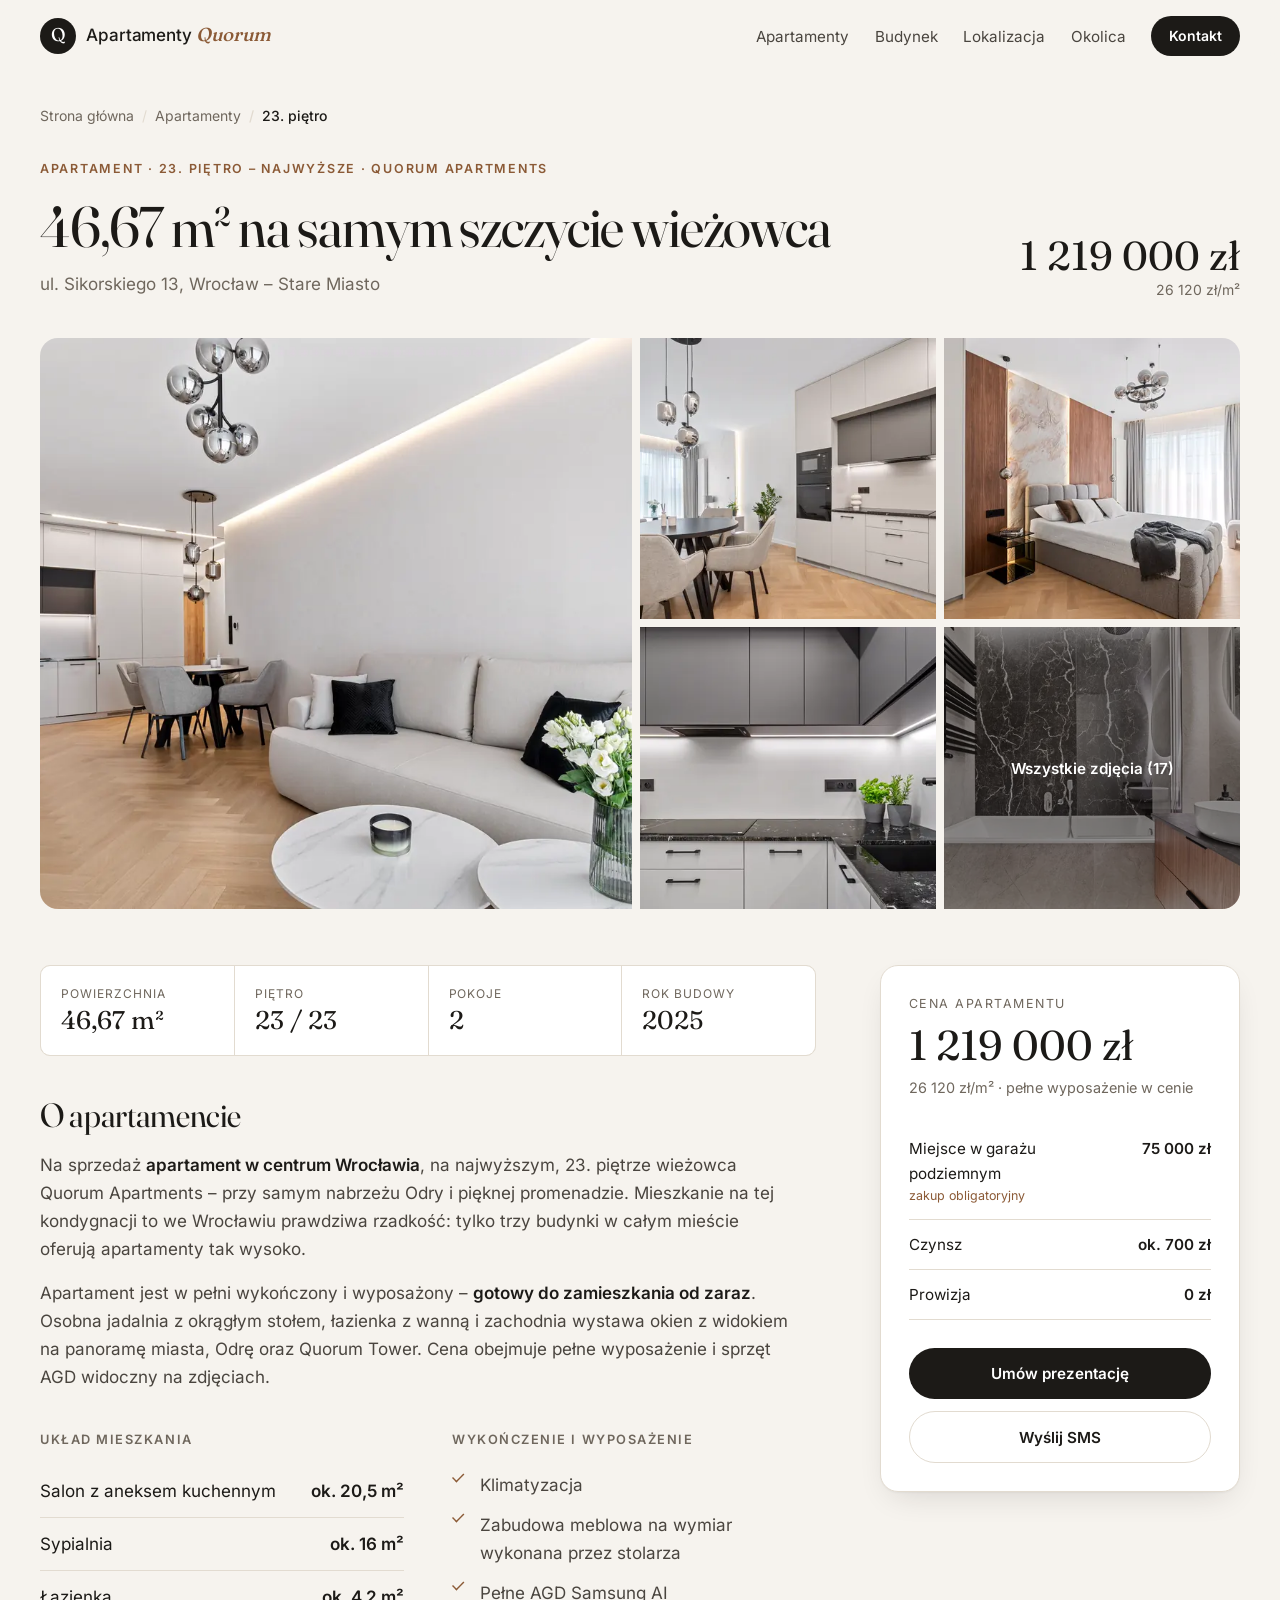
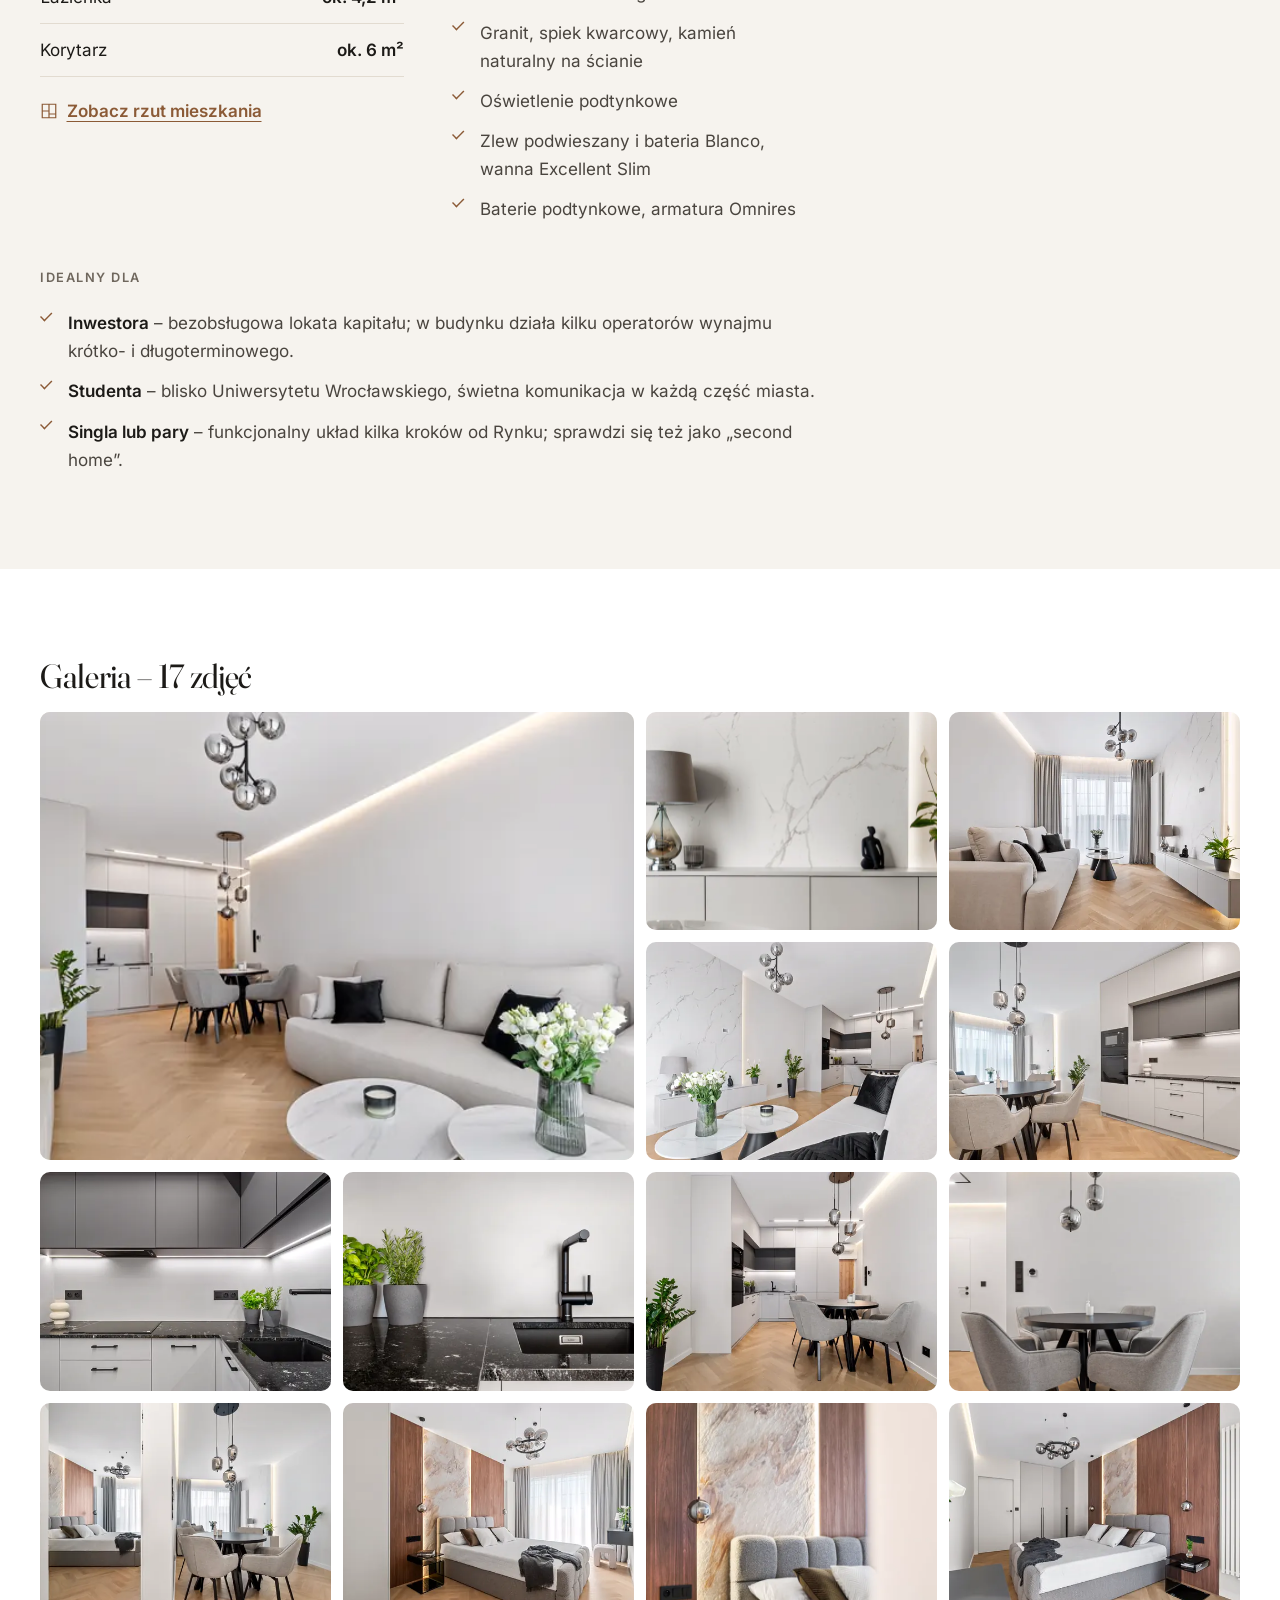
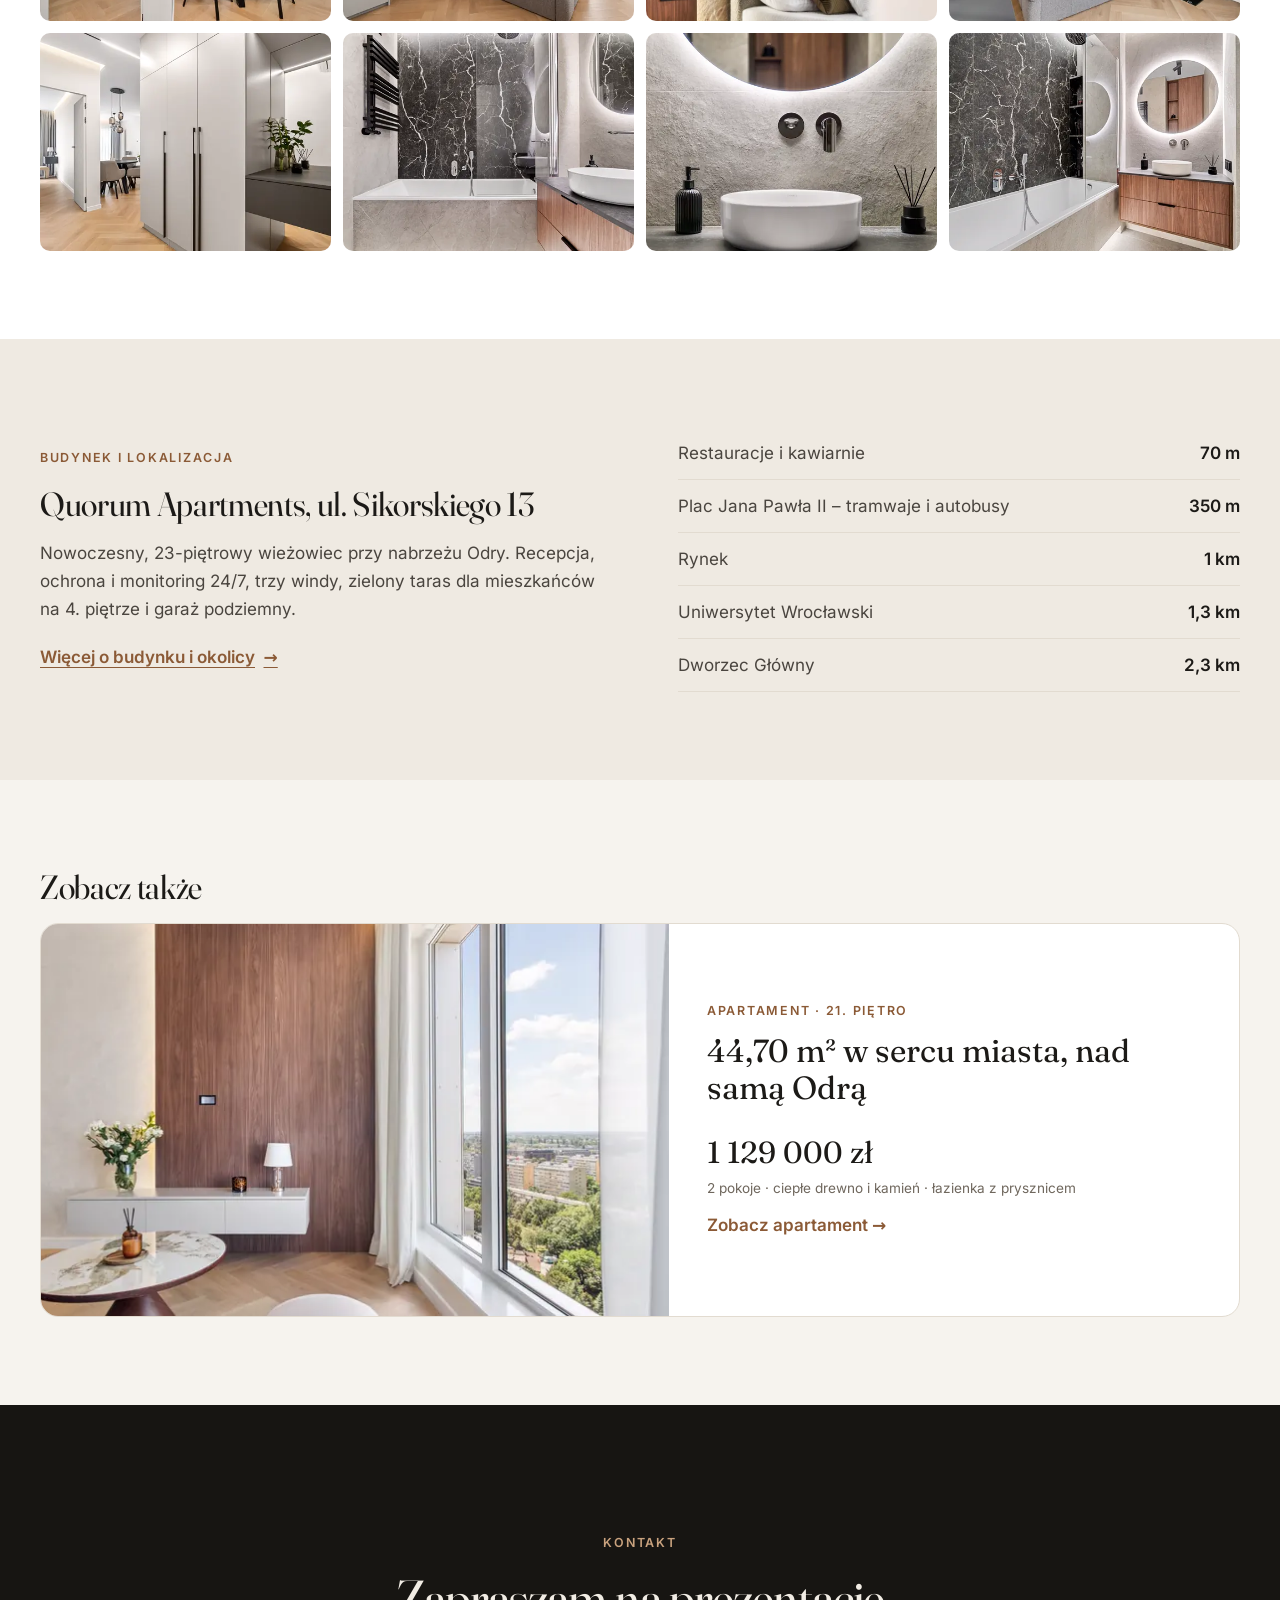
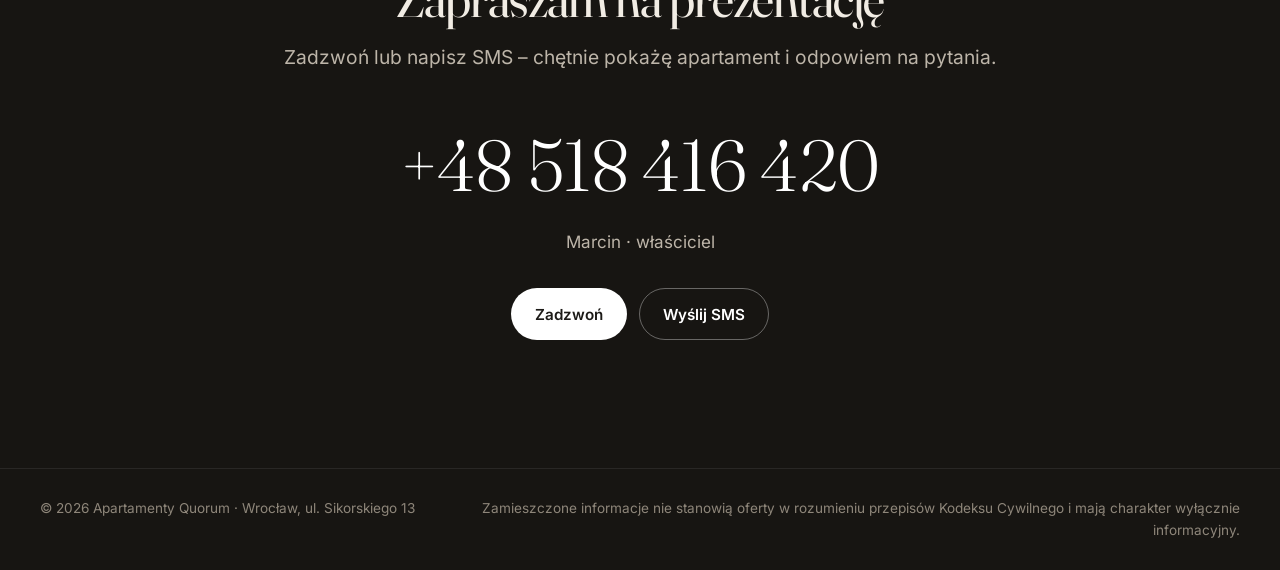
<file: apartament-23/index.html>
<!doctype html>
<html lang="pl">
<head>
  <meta charset="utf-8">
  <meta name="viewport" content="width=device-width, initial-scale=1, viewport-fit=cover">
  <title>Apartament 46,67 m² na 23. piętrze – Quorum, centrum Wrocławia | 1 219 000 zł</title>
  <meta name="description" content="Wykończony apartament 46,67 m² na najwyższym, 23. piętrze wieżowca Quorum Apartments przy Odrze, ul. Sikorskiego 13 we Wrocławiu. 2 pokoje, osobna jadalnia, łazienka z wanną, klimatyzacja. Bez prowizji.">
  <meta name="theme-color" content="#f6f3ee">
  <meta name="color-scheme" content="light">

  <link rel="canonical" href="https://pzkoza.github.io/apartamenty-quorum/apartament-23/">

  <!-- Open Graph / udostępnianie -->
  <meta property="og:url" content="https://pzkoza.github.io/apartamenty-quorum/apartament-23/">
  <meta property="og:type" content="website">
  <meta property="og:locale" content="pl_PL">
  <meta property="og:title" content="Apartament 46,67 m² na 23. piętrze – Quorum, Wrocław">
  <meta property="og:description" content="1 219 000 zł · 2 pokoje · najwyższe piętro z widokiem na Odrę i panoramę miasta. W pełni wykończony, gotowy do zamieszkania, bez prowizji.">
  <meta property="og:image" content="https://pzkoza.github.io/apartamenty-quorum/img/og-23.jpg">
  <meta property="og:image:width" content="1200">
  <meta property="og:image:height" content="630">
  <meta name="twitter:card" content="summary_large_image">

  <link rel="icon" href="../favicon.svg" type="image/svg+xml">
  <link rel="preload" href="../fonts/fraunces-latin.woff2" as="font" type="font/woff2" crossorigin>
  <link rel="preload" href="../fonts/inter-latin.woff2" as="font" type="font/woff2" crossorigin>
  <link rel="preload" as="image" href="../img/a23/01-1280.webp" imagesrcset="../img/a23/01-640.webp 640w, ../img/a23/01-1280.webp 1280w, ../img/a23/01-1920.webp 1920w" imagesizes="(min-width: 900px) 60vw, 100vw" fetchpriority="high">
  <link rel="stylesheet" href="../css/style.css">
  <script src="../js/main.js" defer></script>

  <script type="application/ld+json">
  {
    "@context": "https://schema.org",
    "@graph": [
      {
        "@type": "RealEstateListing",
        "name": "Apartament 46,67 m² na 23. piętrze – Quorum Apartments, Wrocław",
        "url": "https://pzkoza.github.io/apartamenty-quorum/apartament-23/",
        "image": "https://pzkoza.github.io/apartamenty-quorum/img/a23/01-1920.webp",
        "offers": { "@type": "Offer", "price": 1219000, "priceCurrency": "PLN", "availability": "https://schema.org/InStock" },
        "about": {
          "@type": "Apartment",
          "floorSize": { "@type": "QuantitativeValue", "value": 46.67, "unitCode": "MTK" },
          "numberOfRooms": 2,
          "address": { "@type": "PostalAddress", "streetAddress": "ul. Sikorskiego 13", "addressLocality": "Wrocław", "addressRegion": "dolnośląskie", "addressCountry": "PL" },
          "geo": { "@type": "GeoCoordinates", "latitude": 51.114017, "longitude": 17.02036 }
        }
      },
      {
        "@type": "BreadcrumbList",
        "itemListElement": [
          { "@type": "ListItem", "position": 1, "name": "Apartamenty Quorum", "item": "https://pzkoza.github.io/apartamenty-quorum/" },
          { "@type": "ListItem", "position": 2, "name": "Apartament – 23. piętro", "item": "https://pzkoza.github.io/apartamenty-quorum/apartament-23/" }
        ]
      }
    ]
  }
  </script>
</head>
<body>
  <a class="skip-link" href="#main">Przejdź do treści</a>

  <header class="site-header" data-header>
    <div class="container header-inner">
      <a class="brand" href="../" aria-label="Apartamenty Quorum – strona główna">
        <span class="brand-mark" aria-hidden="true">Q</span>
        <span class="brand-text">Apartamenty <em>Quorum</em></span>
      </a>
      <nav class="nav" aria-label="Główna nawigacja">
        <button class="nav-toggle" type="button" aria-expanded="false" aria-controls="nav-list" data-nav-toggle>
          <span class="visually-hidden">Menu</span>
          <span class="nav-toggle-bar" aria-hidden="true"></span>
        </button>
        <ul class="nav-list" id="nav-list">
          <li><a href="../#oferty">Apartamenty</a></li>
          <li><a href="../#budynek">Budynek</a></li>
          <li><a href="../#lokalizacja">Lokalizacja</a></li>
          <li><a href="../#okolica">Okolica</a></li>
          <li><a class="btn btn-sm btn-dark" href="#kontakt">Kontakt</a></li>
        </ul>
      </nav>
    </div>
  </header>

  <main id="main">
    <section class="apartment apartment-page" aria-labelledby="apt-title">
      <div class="container">
        <nav class="breadcrumb" aria-label="Okruszki">
          <ol role="list">
            <li><a href="../">Strona główna</a></li>
            <li><a href="../#oferty">Apartamenty</a></li>
            <li aria-current="page">23. piętro</li>
          </ol>
        </nav>

        <header class="apartment-head apartment-page-head">
          <div>
            <p class="eyebrow">Apartament · 23. piętro – najwyższe · Quorum Apartments</p>
            <h1 id="apt-title">46,67 m² na samym szczycie wieżowca</h1>
            <p class="apartment-address">ul. Sikorskiego 13, Wrocław – Stare Miasto</p>
          </div>
          <p class="apartment-page-price">1 219 000 zł <span>26 120 zł/m²</span></p>
        </header>

        <div class="gallery">
          <a class="gallery-item gallery-item--main" href="../img/a23/01-1920.webp" data-gallery-open="a23" data-index="0">
            <img src="../img/a23/01-1280.webp" srcset="../img/a23/01-640.webp 640w, ../img/a23/01-1280.webp 1280w, ../img/a23/01-1920.webp 1920w" sizes="(min-width: 900px) 60vw, 100vw" width="2048" height="1258" alt="Salon z jadalnią i aneksem kuchennym" fetchpriority="high" decoding="async">
          </a>
          <a class="gallery-item" href="../img/a23/05-1920.webp" data-gallery-open="a23" data-index="4">
            <img src="../img/a23/05-640.webp" width="2048" height="1258" alt="Jadalnia i kuchnia" decoding="async">
          </a>
          <a class="gallery-item" href="../img/a23/11-1920.webp" data-gallery-open="a23" data-index="10">
            <img src="../img/a23/11-640.webp" width="2048" height="1258" alt="Sypialnia z tapicerowanym łóżkiem" decoding="async">
          </a>
          <a class="gallery-item" href="../img/a23/06-1920.webp" data-gallery-open="a23" data-index="5">
            <img src="../img/a23/06-640.webp" width="2048" height="1229" alt="Kuchnia z granitowym blatem" decoding="async">
          </a>
          <a class="gallery-item gallery-item--more" href="#galeria" data-gallery-open="a23" data-index="0">
            <img src="../img/a23/15-640.webp" width="2048" height="1258" alt="" decoding="async">
            <span class="gallery-more-label">Wszystkie zdjęcia (17)</span>
          </a>
        </div>

        <div class="apartment-grid">
          <div class="apartment-main">
            <dl class="stats">
              <div><dt>Powierzchnia</dt><dd>46,67 m²</dd></div>
              <div><dt>Piętro</dt><dd>23 / 23</dd></div>
              <div><dt>Pokoje</dt><dd>2</dd></div>
              <div><dt>Rok budowy</dt><dd>2025</dd></div>
            </dl>

            <div class="prose-block">
              <h2 class="h-section">O apartamencie</h2>
              <p class="prose">Na sprzedaż <strong>apartament w&nbsp;centrum Wrocławia</strong>, na najwyższym, 23. piętrze wieżowca Quorum Apartments – przy samym nabrzeżu Odry i&nbsp;pięknej promenadzie. Mieszkanie na tej kondygnacji to we Wrocławiu prawdziwa rzadkość: tylko trzy budynki w&nbsp;całym mieście oferują apartamenty tak wysoko.</p>
              <p class="prose">Apartament jest w&nbsp;pełni wykończony i&nbsp;wyposażony – <strong>gotowy do zamieszkania od zaraz</strong>. Osobna jadalnia z&nbsp;okrągłym stołem, łazienka z&nbsp;wanną i&nbsp;zachodnia wystawa okien z&nbsp;widokiem na panoramę miasta, Odrę oraz Quorum Tower. Cena obejmuje pełne wyposażenie i&nbsp;sprzęt AGD widoczny na zdjęciach.</p>
            </div>

            <div class="two-col">
              <div>
                <h2 class="h-small">Układ mieszkania</h2>
                <ul class="rooms" role="list">
                  <li><span>Salon z aneksem kuchennym</span><span>ok. 20,5 m²</span></li>
                  <li><span>Sypialnia</span><span>ok. 16 m²</span></li>
                  <li><span>Łazienka</span><span>ok. 4,2 m²</span></li>
                  <li><span>Korytarz</span><span>ok. 6 m²</span></li>
                </ul>
                <button class="link-btn" type="button" data-plan="../img/a23/rzut-1044.webp" data-plan-alt="Rzut apartamentu 46,67 m² na 23. piętrze">
                  <svg aria-hidden="true" viewBox="0 0 24 24" width="18" height="18"><path d="M3 3h18v18H3zM3 12h9M12 3v18M12 16h9" fill="none" stroke="currentColor" stroke-width="1.6"/></svg>
                  Zobacz rzut mieszkania
                </button>
              </div>
              <div>
                <h2 class="h-small">Wykończenie i&nbsp;wyposażenie</h2>
                <ul class="checks" role="list">
                  <li>Klimatyzacja</li>
                  <li>Zabudowa meblowa na wymiar wykonana przez stolarza</li>
                  <li>Pełne AGD Samsung AI</li>
                  <li>Granit, spiek kwarcowy, kamień naturalny na ścianie</li>
                  <li>Oświetlenie podtynkowe</li>
                  <li>Zlew podwieszany i&nbsp;bateria Blanco, wanna Excellent Slim</li>
                  <li>Baterie podtynkowe, armatura Omnires</li>
                </ul>
              </div>
            </div>

            <div class="prose-block">
              <h2 class="h-small">Idealny dla</h2>
              <ul class="checks" role="list">
                <li><strong>Inwestora</strong> – bezobsługowa lokata kapitału; w&nbsp;budynku działa kilku operatorów wynajmu krótko- i&nbsp;długoterminowego.</li>
                <li><strong>Studenta</strong> – blisko Uniwersytetu Wrocławskiego, świetna komunikacja w&nbsp;każdą część miasta.</li>
                <li><strong>Singla lub pary</strong> – funkcjonalny układ kilka kroków od Rynku; sprawdzi się też jako „second home”.</li>
              </ul>
            </div>
          </div>

          <aside class="price-box" aria-label="Cena – apartament 23. piętro">
            <p class="price-box-label">Cena apartamentu</p>
            <p class="price-box-value">1 219 000 zł</p>
            <p class="price-box-sub">26 120 zł/m² · pełne wyposażenie w&nbsp;cenie</p>
            <ul class="price-list" role="list">
              <li><span>Miejsce w&nbsp;garażu podziemnym<small>zakup obligatoryjny</small></span><span>75 000 zł</span></li>
              <li><span>Czynsz</span><span>ok. 700 zł</span></li>
              <li><span>Prowizja</span><span>0 zł</span></li>
            </ul>
            <a class="btn btn-dark btn-block" href="tel:+48518416420">Umów prezentację</a>
            <a class="btn btn-ghost btn-block" href="sms:+48518416420?body=Dzie%C5%84%20dobry%2C%20jestem%20zainteresowany%20apartamentem%20na%2023.%20pi%C4%99trze%20(Quorum).">Wyślij SMS</a>
          </aside>
        </div>
      </div>
    </section>

    <!-- GALERIA -->
    <section class="section section--tight gallery-section" id="galeria" aria-labelledby="gallery-title">
      <div class="container">
        <h2 class="h-section" id="gallery-title">Galeria – 17 zdjęć</h2>
        <div class="photo-grid" data-gallery="a23">
          <a href="../img/a23/01-1920.webp" data-srcset="../img/a23/01-640.webp 640w, ../img/a23/01-1280.webp 1280w, ../img/a23/01-1920.webp 1920w"><img src="../img/a23/01-640.webp" width="640" height="393" alt="Salon z jadalnią i aneksem kuchennym" loading="lazy" decoding="async"></a>
          <a href="../img/a23/02-1920.webp" data-srcset="../img/a23/02-640.webp 640w, ../img/a23/02-1280.webp 1280w, ../img/a23/02-1920.webp 1920w"><img src="../img/a23/02-640.webp" width="640" height="438" alt="Detal – komoda i ściana w marmurze" loading="lazy" decoding="async"></a>
          <a href="../img/a23/03-1920.webp" data-srcset="../img/a23/03-640.webp 640w, ../img/a23/03-1280.webp 1280w, ../img/a23/03-1920.webp 1920w"><img src="../img/a23/03-640.webp" width="640" height="393" alt="Salon – sofa przy oknach" loading="lazy" decoding="async"></a>
          <a href="../img/a23/04-1920.webp" data-srcset="../img/a23/04-640.webp 640w, ../img/a23/04-1280.webp 1280w, ../img/a23/04-1920.webp 1920w"><img src="../img/a23/04-640.webp" width="640" height="393" alt="Salon i jadalnia" loading="lazy" decoding="async"></a>
          <a href="../img/a23/05-1920.webp" data-srcset="../img/a23/05-640.webp 640w, ../img/a23/05-1280.webp 1280w, ../img/a23/05-1920.webp 1920w"><img src="../img/a23/05-640.webp" width="640" height="393" alt="Jadalnia i kuchnia" loading="lazy" decoding="async"></a>
          <a href="../img/a23/06-1920.webp" data-srcset="../img/a23/06-640.webp 640w, ../img/a23/06-1280.webp 1280w, ../img/a23/06-1920.webp 1920w"><img src="../img/a23/06-640.webp" width="640" height="384" alt="Kuchnia z granitowym blatem" loading="lazy" decoding="async"></a>
          <a href="../img/a23/07-1920.webp" data-srcset="../img/a23/07-640.webp 640w, ../img/a23/07-1280.webp 1280w, ../img/a23/07-1920.webp 1920w"><img src="../img/a23/07-640.webp" width="640" height="399" alt="Detal – zlew podwieszany i bateria Blanco" loading="lazy" decoding="async"></a>
          <a href="../img/a23/08-1920.webp" data-srcset="../img/a23/08-640.webp 640w, ../img/a23/08-1280.webp 1280w, ../img/a23/08-1920.webp 1920w"><img src="../img/a23/08-640.webp" width="640" height="387" alt="Jadalnia z okrągłym stołem" loading="lazy" decoding="async"></a>
          <a href="../img/a23/09-1024.webp" data-srcset="../img/a23/09-640.webp 640w, ../img/a23/09-1024.webp 1024w"><img src="../img/a23/09-640.webp" width="640" height="921" alt="Strefa jadalni" loading="lazy" decoding="async"></a>
          <a href="../img/a23/10-1920.webp" data-srcset="../img/a23/10-640.webp 640w, ../img/a23/10-1280.webp 1280w, ../img/a23/10-1920.webp 1920w"><img src="../img/a23/10-640.webp" width="640" height="393" alt="Widok na sypialnię i jadalnię" loading="lazy" decoding="async"></a>
          <a href="../img/a23/11-1920.webp" data-srcset="../img/a23/11-640.webp 640w, ../img/a23/11-1280.webp 1280w, ../img/a23/11-1920.webp 1920w"><img src="../img/a23/11-640.webp" width="640" height="393" alt="Sypialnia z tapicerowanym łóżkiem" loading="lazy" decoding="async"></a>
          <a href="../img/a23/12-1024.webp" data-srcset="../img/a23/12-640.webp 640w, ../img/a23/12-1024.webp 1024w"><img src="../img/a23/12-640.webp" width="640" height="921" alt="Sypialnia – ściana z kamienia naturalnego" loading="lazy" decoding="async"></a>
          <a href="../img/a23/13-1920.webp" data-srcset="../img/a23/13-640.webp 640w, ../img/a23/13-1280.webp 1280w, ../img/a23/13-1920.webp 1920w"><img src="../img/a23/13-640.webp" width="640" height="393" alt="Sypialnia i grzejnik dekoracyjny" loading="lazy" decoding="async"></a>
          <a href="../img/a23/14-1920.webp" data-srcset="../img/a23/14-640.webp 640w, ../img/a23/14-1280.webp 1280w, ../img/a23/14-1920.webp 1920w"><img src="../img/a23/14-640.webp" width="640" height="393" alt="Przedpokój z zabudową" loading="lazy" decoding="async"></a>
          <a href="../img/a23/15-1920.webp" data-srcset="../img/a23/15-640.webp 640w, ../img/a23/15-1280.webp 1280w, ../img/a23/15-1920.webp 1920w"><img src="../img/a23/15-640.webp" width="640" height="393" alt="Łazienka z wanną Excellent Slim" loading="lazy" decoding="async"></a>
          <a href="../img/a23/16-1920.webp" data-srcset="../img/a23/16-640.webp 640w, ../img/a23/16-1280.webp 1280w, ../img/a23/16-1920.webp 1920w"><img src="../img/a23/16-640.webp" width="640" height="409" alt="Łazienka – umywalka nablatowa i lustro LED" loading="lazy" decoding="async"></a>
          <a href="../img/a23/17-1920.webp" data-srcset="../img/a23/17-640.webp 640w, ../img/a23/17-1280.webp 1280w, ../img/a23/17-1920.webp 1920w"><img src="../img/a23/17-640.webp" width="640" height="393" alt="Łazienka – widok ogólny" loading="lazy" decoding="async"></a>
        </div>
      </div>
    </section>

    <!-- BUDYNEK I LOKALIZACJA – SKRÓT -->
    <section class="section section--tight building-strip" aria-labelledby="strip-title">
      <div class="container strip-grid">
        <div>
          <p class="eyebrow">Budynek i&nbsp;lokalizacja</p>
          <h2 class="h-section" id="strip-title">Quorum Apartments, ul. Sikorskiego 13</h2>
          <p class="prose">Nowoczesny, 23-piętrowy wieżowiec przy nabrzeżu Odry. Recepcja, ochrona i&nbsp;monitoring 24/7, trzy windy, zielony taras dla mieszkańców na 4. piętrze i&nbsp;garaż podziemny.</p>
          <a class="link-btn" href="../#budynek">Więcej o&nbsp;budynku i&nbsp;okolicy <span aria-hidden="true">→</span></a>
        </div>
        <ul class="distances" role="list">
          <li><span>Restauracje i&nbsp;kawiarnie</span><span>70 m</span></li>
          <li><span>Plac Jana Pawła II – tramwaje i&nbsp;autobusy</span><span>350 m</span></li>
          <li><span>Rynek</span><span>1 km</span></li>
          <li><span>Uniwersytet Wrocławski</span><span>1,3 km</span></li>
          <li><span>Dworzec Główny</span><span>2,3 km</span></li>
        </ul>
      </div>
    </section>

    <!-- DRUGI APARTAMENT -->
    <section class="section section--tight other" aria-labelledby="other-title">
      <div class="container">
        <h2 class="h-section" id="other-title">Zobacz także</h2>
        <a class="other-card" href="../apartament-21/">
          <img src="../img/a21/02-640.webp" width="640" height="393" alt="Salon apartamentu na 21. piętrze z widokiem na miasto" loading="lazy" decoding="async">
          <div class="other-card-body">
            <p class="eyebrow">Apartament · 21. piętro</p>
            <h3>44,70 m² w&nbsp;sercu miasta, nad samą Odrą</h3>
            <p class="price">1 129 000 zł <span>2 pokoje · ciepłe drewno i&nbsp;kamień · łazienka z&nbsp;prysznicem</span></p>
            <span class="more">Zobacz apartament <span aria-hidden="true">→</span></span>
          </div>
        </a>
      </div>
    </section>

    <!-- KONTAKT -->
    <section class="section contact" id="kontakt" aria-labelledby="contact-title">
      <div class="container contact-inner">
        <p class="eyebrow">Kontakt</p>
        <h2 id="contact-title">Zapraszam na prezentację</h2>
        <p class="section-lead">Zadzwoń lub napisz SMS – chętnie pokażę apartament i&nbsp;odpowiem na pytania.</p>
        <a class="contact-phone" href="tel:+48518416420">+48 518 416 420</a>
        <p class="contact-name">Marcin · właściciel</p>
        <div class="hero-actions contact-actions">
          <a class="btn btn-light" href="tel:+48518416420">Zadzwoń</a>
          <a class="btn btn-outline-light" href="sms:+48518416420?body=Dzie%C5%84%20dobry%2C%20jestem%20zainteresowany%20apartamentem%20na%2023.%20pi%C4%99trze%20(Quorum).">Wyślij SMS</a>
        </div>
      </div>
    </section>
  </main>

  <footer class="site-footer">
    <div class="container footer-inner">
      <p>© <span data-year>2026</span> Apartamenty Quorum · Wrocław, ul. Sikorskiego 13</p>
      <p class="disclaimer">Zamieszczone informacje nie stanowią oferty w&nbsp;rozumieniu przepisów Kodeksu Cywilnego i&nbsp;mają charakter wyłącznie informacyjny.</p>
    </div>
  </footer>

  <div class="mobile-cta" data-mobile-cta>
    <a class="btn btn-dark btn-block" href="tel:+48518416420">
      <svg aria-hidden="true" viewBox="0 0 24 24" width="18" height="18"><path d="M5 3h4l2 5-2.5 1.5a11 11 0 0 0 6 6L16 13l5 2v4a2 2 0 0 1-2 2A16 16 0 0 1 3 5a2 2 0 0 1 2-2" fill="none" stroke="currentColor" stroke-width="1.8" stroke-linejoin="round"/></svg>
      Zadzwoń do właściciela
    </a>
  </div>

  <dialog class="lightbox" data-lightbox aria-label="Galeria zdjęć">
    <div class="lightbox-top">
      <p class="lightbox-counter" data-lb-counter aria-live="polite"></p>
      <button class="lb-btn lb-close" type="button" data-lb-close aria-label="Zamknij galerię">
        <svg viewBox="0 0 24 24" width="22" height="22" aria-hidden="true"><path d="M6 6l12 12M18 6 6 18" stroke="currentColor" stroke-width="2" stroke-linecap="round"/></svg>
      </button>
    </div>
    <figure class="lightbox-figure">
      <img data-lb-img alt="" decoding="async">
      <figcaption data-lb-caption></figcaption>
    </figure>
    <button class="lb-btn lb-prev" type="button" data-lb-prev aria-label="Poprzednie zdjęcie">
      <svg viewBox="0 0 24 24" width="26" height="26" aria-hidden="true"><path d="M15 5l-7 7 7 7" fill="none" stroke="currentColor" stroke-width="2" stroke-linecap="round" stroke-linejoin="round"/></svg>
    </button>
    <button class="lb-btn lb-next" type="button" data-lb-next aria-label="Następne zdjęcie">
      <svg viewBox="0 0 24 24" width="26" height="26" aria-hidden="true"><path d="M9 5l7 7-7 7" fill="none" stroke="currentColor" stroke-width="2" stroke-linecap="round" stroke-linejoin="round"/></svg>
    </button>
  </dialog>
</body>
</html>
</file>
<file: css/style.css>
/* ==========================================================================
   Apartamenty Quorum – style
   ========================================================================== */

@font-face {
  font-family: "Fraunces";
  font-style: normal;
  font-weight: 300 600;
  font-display: swap;
  src: url("../fonts/fraunces-latin-ext.woff2") format("woff2");
  unicode-range: U+0100-02BA, U+02BD-02C5, U+02C7-02CC, U+02CE-02D7, U+02DD-02FF, U+0304, U+0308, U+0329, U+1D00-1DBF, U+1E00-1E9F, U+1EF2-1EFF, U+2020, U+20A0-20AB, U+20AD-20C4, U+2113, U+2C60-2C7F, U+A720-A7FF;
}
@font-face {
  font-family: "Fraunces";
  font-style: normal;
  font-weight: 300 600;
  font-display: swap;
  src: url("../fonts/fraunces-latin.woff2") format("woff2");
  unicode-range: U+0000-00FF, U+0131, U+0152-0153, U+02BB-02BC, U+02C6, U+02DA, U+02DC, U+0304, U+0308, U+0329, U+2000-206F, U+20AC, U+2122, U+2191, U+2193, U+2212, U+2215, U+FEFF, U+FFFD;
}
@font-face {
  font-family: "Inter";
  font-style: normal;
  font-weight: 400 700;
  font-display: swap;
  src: url("../fonts/inter-latin-ext.woff2") format("woff2");
  unicode-range: U+0100-02BA, U+02BD-02C5, U+02C7-02CC, U+02CE-02D7, U+02DD-02FF, U+0304, U+0308, U+0329, U+1D00-1DBF, U+1E00-1E9F, U+1EF2-1EFF, U+2020, U+20A0-20AB, U+20AD-20C4, U+2113, U+2C60-2C7F, U+A720-A7FF;
}
@font-face {
  font-family: "Inter";
  font-style: normal;
  font-weight: 400 700;
  font-display: swap;
  src: url("../fonts/inter-latin.woff2") format("woff2");
  unicode-range: U+0000-00FF, U+0131, U+0152-0153, U+02BB-02BC, U+02C6, U+02DA, U+02DC, U+0304, U+0308, U+0329, U+2000-206F, U+20AC, U+2122, U+2191, U+2193, U+2212, U+2215, U+FEFF, U+FFFD;
}

:root {
  --bg: #f6f3ee;
  --bg-alt: #efeae2;
  --surface: #ffffff;
  --ink: #1c1a17;
  --ink-soft: #4a453f;
  --muted: #6f675d;
  --line: #e2dbd0;
  --accent: #8b5a36;
  --accent-soft: #c9a27e;
  --dark: #171512;
  --dark-2: #22201c;

  --font-display: "Fraunces", Georgia, "Times New Roman", serif;
  --font-body: "Inter", system-ui, -apple-system, "Segoe UI", Roboto, sans-serif;

  --radius: 18px;
  --radius-sm: 10px;
  --shadow: 0 1px 2px rgb(28 26 23 / .04), 0 12px 32px -12px rgb(28 26 23 / .16);
  --header-h: 72px;
  --gutter: clamp(16px, 4vw, 40px);
  --section-y: clamp(64px, 10vw, 128px);
  --ease: cubic-bezier(.2, .7, .2, 1);
}

/* ---------- Reset ---------- */
*, *::before, *::after { box-sizing: border-box; }
html { -webkit-text-size-adjust: 100%; scroll-behavior: smooth; scroll-padding-top: calc(var(--header-h) + 8px); }
body {
  margin: 0;
  background: var(--bg);
  color: var(--ink);
  font-family: var(--font-body);
  font-size: clamp(1rem, .96rem + .2vw, 1.0625rem);
  line-height: 1.65;
  text-rendering: optimizeLegibility;
  -webkit-font-smoothing: antialiased;
}
img { display: block; max-width: 100%; height: auto; }
h1, h2, h3, p, ul, dl, dd, figure { margin: 0; }
ul[role="list"] { list-style: none; padding: 0; }
a { color: inherit; }
button { font: inherit; color: inherit; }
[hidden] { display: none !important; }

:focus-visible { outline: 2px solid var(--accent); outline-offset: 3px; border-radius: 4px; }

.visually-hidden {
  position: absolute !important; width: 1px; height: 1px; overflow: hidden;
  clip: rect(0 0 0 0); clip-path: inset(50%); white-space: nowrap;
}
.skip-link {
  position: absolute; left: 16px; top: -100px; z-index: 100;
  background: var(--ink); color: #fff; padding: 10px 16px; border-radius: var(--radius-sm);
}
.skip-link:focus { top: 12px; }

.container { width: min(1200px, 100% - 2 * var(--gutter)); margin-inline: auto; }

/* ---------- Typography ---------- */
h1, h2 {
  font-family: var(--font-display);
  font-weight: 400;
  font-variation-settings: "opsz" 144;
  letter-spacing: -.02em;
  line-height: 1.08;
  text-wrap: balance;
}
h1 { font-size: clamp(2.5rem, 1.6rem + 4.2vw, 5rem); }
h2 { font-size: clamp(2rem, 1.5rem + 2.2vw, 3.25rem); }
h3 { font-size: 1.125rem; font-weight: 600; line-height: 1.3; }
.accent { font-style: italic; color: var(--accent); }
.eyebrow {
  font-size: .78rem; font-weight: 600; letter-spacing: .14em; text-transform: uppercase;
  color: var(--accent); margin-bottom: 1rem;
}
.lead, .section-lead { color: var(--ink-soft); font-size: clamp(1.05rem, 1rem + .35vw, 1.2rem); max-width: 60ch; text-wrap: pretty; }
.section-lead { margin-top: 1rem; }
.prose { color: var(--ink-soft); max-width: 68ch; text-wrap: pretty; }
.prose strong { color: var(--ink); font-weight: 600; }
.h-small { font-family: var(--font-body); font-weight: 600; font-variation-settings: normal; font-size: .8rem; line-height: 1.4; letter-spacing: .12em; text-transform: uppercase; color: var(--muted); margin-bottom: 1rem; }

/* ---------- Buttons ---------- */
.btn {
  display: inline-flex; align-items: center; justify-content: center; gap: .55em;
  min-height: 48px; padding: .8em 1.5em; border-radius: 999px;
  font-weight: 600; font-size: .95rem; text-decoration: none; border: 1px solid transparent;
  cursor: pointer; transition: background-color .2s, color .2s, border-color .2s, transform .2s var(--ease);
}
.btn:active { transform: translateY(1px); }
.btn-sm { min-height: 40px; padding: .5em 1.2em; font-size: .875rem; }
.btn-block { width: 100%; }
.btn-dark { background: var(--ink); color: #fff; }
.btn-dark:hover { background: var(--accent); }
.btn-ghost { border-color: var(--line); background: transparent; }
.btn-ghost:hover { border-color: var(--ink); }
.btn-light { background: #fff; color: var(--ink); }
.btn-light:hover { background: var(--accent-soft); }
.btn-outline-light { border-color: rgb(255 255 255 / .35); color: #fff; }
.btn-outline-light:hover { border-color: #fff; }

.link-btn {
  display: inline-flex; align-items: center; gap: .5em; margin-top: 1.25rem;
  background: none; border: 0; padding: 0; cursor: pointer;
  font-weight: 600; color: var(--accent); text-decoration: underline; text-underline-offset: 4px; text-decoration-thickness: 1px;
}
.link-btn:hover { color: var(--ink); }

/* ---------- Header ---------- */
.site-header {
  position: sticky; top: 0; z-index: 50; height: var(--header-h);
  background: rgb(246 243 238 / .82);
  backdrop-filter: saturate(1.4) blur(14px); -webkit-backdrop-filter: saturate(1.4) blur(14px);
  border-bottom: 1px solid transparent; transition: border-color .3s;
}
.site-header.is-scrolled { border-color: var(--line); }
.header-inner { display: flex; align-items: center; justify-content: space-between; height: 100%; }
.brand { display: inline-flex; align-items: center; gap: .65rem; text-decoration: none; }
.brand-mark {
  display: grid; place-items: center; width: 36px; height: 36px; border-radius: 50%;
  background: var(--ink); color: #fff; font-family: var(--font-display); font-size: 1.15rem;
}
.brand-text { font-weight: 500; letter-spacing: -.01em; }
.brand-text em { font-family: var(--font-display); font-size: 1.1em; color: var(--accent); }

.nav-list { display: flex; align-items: center; gap: clamp(.75rem, 2vw, 2rem); list-style: none; margin: 0; padding: 0; }
.nav-list a:not(.btn) { text-decoration: none; font-size: .95rem; color: var(--ink-soft); padding: .5em 0; }
.nav-list a:not(.btn):hover { color: var(--ink); }
.nav-toggle { display: none; }

@media (max-width: 820px) {
  .nav-toggle {
    display: grid; place-items: center; width: 44px; height: 44px; border: 0; background: none; cursor: pointer;
  }
  .nav-toggle-bar, .nav-toggle-bar::before, .nav-toggle-bar::after {
    display: block; width: 22px; height: 2px; background: var(--ink); border-radius: 2px; content: "";
    transition: transform .3s var(--ease), opacity .2s;
  }
  .nav-toggle-bar { position: relative; }
  .nav-toggle-bar::before { position: absolute; top: -7px; }
  .nav-toggle-bar::after { position: absolute; top: 7px; }
  .nav-toggle[aria-expanded="true"] .nav-toggle-bar { background: transparent; }
  .nav-toggle[aria-expanded="true"] .nav-toggle-bar::before { transform: translateY(7px) rotate(45deg); }
  .nav-toggle[aria-expanded="true"] .nav-toggle-bar::after { transform: translateY(-7px) rotate(-45deg); }

  .nav-list {
    position: fixed; inset: var(--header-h) 0 auto 0;
    flex-direction: column; align-items: stretch; gap: 0;
    padding: 8px var(--gutter) 24px; background: var(--bg); border-bottom: 1px solid var(--line);
    box-shadow: 0 24px 40px -24px rgb(0 0 0 / .25);
    visibility: hidden; opacity: 0; transform: translateY(-8px);
    transition: opacity .25s, transform .25s var(--ease), visibility .25s;
  }
  .nav-list.is-open { visibility: visible; opacity: 1; transform: none; }
  .nav-list li { border-bottom: 1px solid var(--line); }
  .nav-list li:last-child { border: 0; padding-top: 16px; }
  .nav-list a:not(.btn) { display: block; padding: 14px 0; font-size: 1.05rem; }
  .nav-list .btn { width: 100%; min-height: 48px; }
}

/* ---------- Hero ---------- */
.hero { padding-block: clamp(32px, 6vw, 80px) var(--section-y); }
.hero-grid { display: grid; gap: clamp(32px, 5vw, 72px); align-items: center; }
.hero-copy h1 { margin-bottom: 1.5rem; }
.badges { display: flex; flex-wrap: wrap; gap: .5rem; margin-top: 1.75rem; }
.badges li {
  font-size: .85rem; font-weight: 500; padding: .45em .95em; border-radius: 999px;
  background: var(--surface); border: 1px solid var(--line);
}
.badges li::before { content: "✓"; color: var(--accent); margin-right: .45em; font-weight: 700; }
.hero-actions { display: flex; flex-wrap: wrap; gap: .75rem; margin-top: 2rem; }
.hero-media { position: relative; border-radius: var(--radius); overflow: hidden; box-shadow: var(--shadow); }
.hero-media img { width: 100%; aspect-ratio: 4 / 5; object-fit: cover; }
.hero-media figcaption {
  position: absolute; left: 16px; bottom: 16px; padding: .4em .9em; border-radius: 999px;
  background: rgb(0 0 0 / .45); color: #fff; font-size: .8rem; backdrop-filter: blur(6px);
}
@media (min-width: 960px) {
  .hero-grid { grid-template-columns: 1.1fr .9fr; }
  .hero-media img { aspect-ratio: 4 / 5; max-height: calc(100svh - var(--header-h) - 80px); }
}
@media (max-width: 959px) {
  .hero-media img { aspect-ratio: 4 / 3; object-position: center 70%; }
}

/* ---------- Sections ---------- */
.section { padding-block: var(--section-y); }
.section-head { margin-bottom: clamp(32px, 5vw, 56px); max-width: 760px; }

/* Offer cards */
.offers { background: var(--surface); }
.offer-cards { display: grid; gap: clamp(20px, 3vw, 32px); }
@media (min-width: 760px) { .offer-cards { grid-template-columns: 1fr 1fr; } }
.offer-card-link {
  display: flex; flex-direction: column; height: 100%; text-decoration: none;
  border-radius: var(--radius); overflow: hidden; background: var(--bg);
  border: 1px solid var(--line); transition: box-shadow .3s, transform .3s var(--ease);
}
.offer-card-link:hover { box-shadow: var(--shadow); transform: translateY(-3px); }
.offer-card-media { position: relative; overflow: hidden; }
.offer-card-media img { width: 100%; aspect-ratio: 16 / 10; object-fit: cover; transition: transform .8s var(--ease); }
.offer-card-link:hover .offer-card-media img { transform: scale(1.04); }
.floor-tag {
  position: absolute; top: 16px; left: 16px; padding: .3em .8em; border-radius: 999px;
  background: rgb(255 255 255 / .92); font-family: var(--font-display); font-size: 1.4rem; line-height: 1.2;
}
.floor-tag small { font-family: var(--font-body); font-size: .75rem; color: var(--muted); margin-left: .2em; }
.offer-card-body { padding: clamp(20px, 3vw, 32px); display: flex; flex-direction: column; gap: 1.25rem; flex: 1; }
.offer-card-body h3 { font-family: var(--font-display); font-weight: 400; font-size: 1.6rem; }
.facts { display: grid; grid-template-columns: repeat(3, 1fr); gap: 12px; }
.facts dt { font-size: .75rem; color: var(--muted); text-transform: uppercase; letter-spacing: .08em; }
.facts dd { font-weight: 600; }
.price { font-family: var(--font-display); font-size: 1.9rem; margin-top: auto; }
.price span { display: block; font-family: var(--font-body); font-size: .85rem; color: var(--muted); }
.more { font-weight: 600; color: var(--accent); }

/* Apartment */
.apartment--alt { background: var(--bg-alt); }
.apartment-head { margin-bottom: clamp(24px, 4vw, 40px); max-width: 820px; }

.gallery {
  display: grid; gap: 8px; border-radius: var(--radius); overflow: hidden;
  grid-template-columns: repeat(2, 1fr);
}
.gallery-item { position: relative; display: block; overflow: hidden; background: var(--line); cursor: zoom-in; }
.gallery-item img { width: 100%; height: 100%; object-fit: cover; aspect-ratio: 4 / 3; transition: transform .7s var(--ease), filter .3s; }
.gallery-item:hover img { transform: scale(1.03); }
.gallery-item--main { grid-column: 1 / -1; }
.gallery-item--main img { aspect-ratio: 16 / 10; }
.gallery-item--more::after { content: ""; position: absolute; inset: 0; background: rgb(23 21 18 / .45); transition: background .3s; }
.gallery-item--more:hover::after { background: rgb(23 21 18 / .6); }
.gallery-more-label {
  position: absolute; inset: 0; z-index: 1; display: grid; place-items: center; text-align: center; padding: 8px;
  color: #fff; font-weight: 600; font-size: .95rem;
}
@media (max-width: 599px) {
  .gallery-item:nth-child(3), .gallery-item:nth-child(4) { display: none; }
}
@media (min-width: 900px) {
  .gallery { grid-template-columns: 2fr 1fr 1fr; grid-template-rows: repeat(2, 1fr); aspect-ratio: 2.1 / 1; }
  .gallery-item img, .gallery-item--main img { aspect-ratio: auto; }
  .gallery-item--main { grid-column: 1; grid-row: 1 / span 2; }
}

.apartment-grid { display: grid; gap: clamp(32px, 5vw, 64px); margin-top: clamp(32px, 5vw, 56px); align-items: start; }
@media (min-width: 960px) { .apartment-grid { grid-template-columns: 1fr 360px; } }
.apartment-main { display: grid; gap: clamp(28px, 4vw, 40px); }

.stats { display: grid; grid-template-columns: repeat(2, 1fr); gap: 1px; background: var(--line); border: 1px solid var(--line); border-radius: var(--radius-sm); overflow: hidden; }
@media (min-width: 600px) { .stats { grid-template-columns: repeat(4, 1fr); } }
.stats > div { background: var(--surface); padding: 18px 20px; }
.apartment--alt .stats > div { background: var(--bg); }
.stats dt { font-size: .75rem; letter-spacing: .08em; text-transform: uppercase; color: var(--muted); }
.stats dd { font-family: var(--font-display); font-size: 1.6rem; line-height: 1.3; }

.two-col { display: grid; gap: 32px; }
@media (min-width: 700px) { .two-col { grid-template-columns: 1fr 1fr; gap: 48px; } }

.rooms li, .price-list li, .distances li {
  display: flex; justify-content: space-between; gap: 16px; padding: 12px 0; border-bottom: 1px solid var(--line);
}
.rooms li span:last-child, .price-list li > span:last-child, .distances li span:last-child { font-weight: 600; white-space: nowrap; }
.checks li { position: relative; padding: 6px 0 6px 28px; color: var(--ink-soft); }
.checks li::before {
  content: ""; position: absolute; left: 0; top: .78em; width: 16px; height: 9px;
  border-left: 2px solid var(--accent); border-bottom: 2px solid var(--accent); transform: rotate(-45deg) scale(.7); transform-origin: left top;
}

.price-box {
  position: sticky; top: calc(var(--header-h) + 24px);
  background: var(--surface); border: 1px solid var(--line); border-radius: var(--radius);
  padding: 28px; box-shadow: var(--shadow); display: grid; gap: .5rem;
}
.price-box-label { font-size: .78rem; letter-spacing: .12em; text-transform: uppercase; color: var(--muted); }
.price-box-value { font-family: var(--font-display); font-size: clamp(2rem, 1.6rem + 1.5vw, 2.6rem); line-height: 1.1; }
.price-box-sub { color: var(--muted); font-size: .9rem; }
.price-list { margin: 1rem 0 1.25rem; font-size: .95rem; }
.price-list small { display: block; color: var(--accent); font-size: .78rem; }
.price-box .btn + .btn { margin-top: .25rem; }
@media (max-width: 959px) { .price-box { position: static; } }

/* ---------- Podstrona apartamentu ---------- */
.apartment-page { padding-block: clamp(20px, 3vw, 32px) clamp(48px, 7vw, 96px); }
.breadcrumb ol { display: flex; flex-wrap: wrap; gap: .25rem .5rem; margin: 0 0 clamp(20px, 3vw, 32px); padding: 0; list-style: none; font-size: .875rem; color: var(--muted); }
.breadcrumb li + li::before { content: "/"; margin-right: .5rem; color: var(--line); }
.breadcrumb a { text-decoration: none; }
.breadcrumb a:hover { color: var(--ink); text-decoration: underline; text-underline-offset: 3px; }
.breadcrumb [aria-current] { color: var(--ink); font-weight: 500; }
.apartment-page-head { display: grid; gap: 16px 40px; max-width: none; align-items: end; }
@media (min-width: 900px) { .apartment-page-head { grid-template-columns: 1fr auto; } }
.apartment-page-head h1 { font-size: clamp(2.1rem, 1.5rem + 2.6vw, 3.6rem); }
.apartment-address { margin-top: .75rem; color: var(--muted); }
.apartment-page-price { font-family: var(--font-display); font-size: clamp(1.8rem, 1.4rem + 1.4vw, 2.6rem); line-height: 1.1; white-space: nowrap; }
.apartment-page-price span { display: block; font-family: var(--font-body); font-size: .875rem; color: var(--muted); margin-top: .25rem; }
@media (min-width: 900px) { .apartment-page-price { text-align: right; } }

.h-section { font-family: var(--font-display); font-weight: 400; font-size: clamp(1.6rem, 1.3rem + 1vw, 2.2rem); line-height: 1.15; letter-spacing: -.01em; margin-bottom: 1rem; }
.prose-block { display: grid; gap: 1rem; }
.prose-block .h-section, .prose-block .h-small { margin-bottom: 0; }
.checks strong { color: var(--ink); font-weight: 600; }

.section--tight { padding-block: clamp(48px, 7vw, 88px); }
.gallery-section { background: var(--surface); }
.photo-grid { display: grid; gap: 8px; grid-template-columns: repeat(2, 1fr); }
@media (min-width: 700px) { .photo-grid { grid-template-columns: repeat(3, 1fr); gap: 12px; } }
@media (min-width: 1100px) { .photo-grid { grid-template-columns: repeat(4, 1fr); } }
.photo-grid a { position: relative; display: block; overflow: hidden; border-radius: var(--radius-sm); background: var(--line); cursor: zoom-in; }
.photo-grid img { width: 100%; aspect-ratio: 4 / 3; object-fit: cover; transition: transform .6s var(--ease); }
.photo-grid a:hover img { transform: scale(1.04); }
/* Pierwsze zdjęcie jest powiększone (2×2), dzięki czemu 17 zdjęć wypełnia równe rzędy */
.photo-grid a:first-child { grid-column: span 2; }
@media (min-width: 700px) {
  .photo-grid a:first-child { grid-row: span 2; }
  .photo-grid a:first-child img { position: absolute; inset: 0; height: 100%; aspect-ratio: auto; }
}
@media (min-width: 700px) and (max-width: 1099px) {
  .photo-grid a:last-child { grid-column: span 2; }
  .photo-grid a:last-child img { position: absolute; inset: 0; height: 100%; aspect-ratio: auto; }
}

.building-strip { background: var(--bg-alt); }
.strip-grid { display: grid; gap: 32px clamp(40px, 6vw, 80px); align-items: center; }
@media (min-width: 900px) { .strip-grid { grid-template-columns: 1fr 1fr; } }
.strip-grid .distances { margin-top: 0; }

.other-card {
  display: grid; text-decoration: none; overflow: hidden;
  border-radius: var(--radius); border: 1px solid var(--line); background: var(--surface);
  transition: box-shadow .3s, transform .3s var(--ease);
}
.other-card:hover { box-shadow: var(--shadow); transform: translateY(-3px); }
.other-card img { width: 100%; height: 100%; aspect-ratio: 16 / 10; object-fit: cover; }
.other-card-body { padding: clamp(24px, 3vw, 40px); display: grid; gap: .75rem; align-content: center; }
.other-card-body .eyebrow { margin-bottom: 0; }
.other-card-body h3 { font-family: var(--font-display); font-weight: 400; font-size: clamp(1.5rem, 1.2rem + 1vw, 2rem); line-height: 1.15; }
.other-card .price { margin-top: .5rem; }
@media (min-width: 760px) { .other-card { grid-template-columns: 1.1fr 1fr; } }

/* Audience */
.audience { background: var(--bg-alt); }
.cards-3 { display: grid; gap: 16px; }
@media (min-width: 760px) { .cards-3 { grid-template-columns: repeat(3, 1fr); gap: 24px; } }
.tile { padding: clamp(24px, 3vw, 36px); border-radius: var(--radius); background: var(--bg); border: 1px solid var(--line); }
.tile-icon { width: 36px; height: 36px; color: var(--accent); margin-bottom: 1.25rem; }
.tile h3 { font-family: var(--font-display); font-weight: 400; font-size: 1.5rem; margin-bottom: .5rem; }
.tile p { color: var(--ink-soft); }

/* Building */
.building { background: var(--dark); color: #f1ece4; }
.building .section-lead { color: #bdb5a9; }
.building .eyebrow { color: var(--accent-soft); }
.building-grid { display: grid; gap: clamp(40px, 6vw, 80px); align-items: center; }
@media (min-width: 960px) { .building-grid { grid-template-columns: .9fr 1.1fr; } }
.features { display: grid; grid-template-columns: 1fr 1fr; gap: 1px; margin-top: 2.5rem; background: rgb(255 255 255 / .1); border-radius: var(--radius-sm); overflow: hidden; }
.features li { background: var(--dark-2); padding: 20px; display: grid; gap: .25rem; }
.features strong { font-family: var(--font-display); font-weight: 400; font-size: 1.6rem; color: #fff; }
.features span { color: #bdb5a9; font-size: .9rem; }
.building-media { display: grid; grid-template-columns: repeat(6, 1fr); gap: 12px; }
.building-media figure { border-radius: var(--radius); overflow: hidden; align-self: start; }
.building-media img { width: 100%; object-fit: cover; }
.bm-a { grid-column: 1 / 6; }
.bm-b { grid-column: 2 / 7; margin-top: -48px; border: 6px solid var(--dark); }
.bm-a img { aspect-ratio: 16 / 10; }
.bm-b img { aspect-ratio: 16 / 9; }

/* Location */
.location-grid { display: grid; gap: clamp(32px, 5vw, 64px); align-items: stretch; }
@media (min-width: 960px) { .location-grid { grid-template-columns: 1fr 1.1fr; } }
.distances { margin-top: 2rem; }
.distances li span:first-child { color: var(--ink-soft); }
.map {
  position: relative; min-height: 380px; border-radius: var(--radius); overflow: hidden;
  background:
    radial-gradient(circle at 50% 50%, rgb(139 90 54 / .12), transparent 60%),
    repeating-linear-gradient(0deg, transparent 0 39px, var(--line) 39px 40px),
    repeating-linear-gradient(90deg, transparent 0 39px, var(--line) 39px 40px),
    var(--bg-alt);
  border: 1px solid var(--line);
}
.map iframe { position: absolute; inset: 0; width: 100%; height: 100%; border: 0; }
.map-consent {
  position: absolute; inset: 0; display: grid; place-content: center; justify-items: center; gap: .5rem;
  border: 0; background: none; cursor: pointer; font-weight: 600; font-size: 1.05rem;
}
.map-consent small { font-weight: 400; color: var(--muted); font-size: .85rem; }
.map-pin {
  width: 28px; height: 28px; border-radius: 50% 50% 50% 0; background: var(--accent);
  transform: rotate(-45deg); box-shadow: 0 0 0 8px rgb(139 90 54 / .18); margin-bottom: .75rem;
}

/* Area */
.area { background: var(--surface); }
.area-grid { display: grid; gap: 16px; }
@media (min-width: 700px) { .area-grid { grid-template-columns: repeat(2, 1fr); gap: 20px; } }
@media (min-width: 1024px) { .area-grid { grid-template-columns: repeat(3, 1fr); gap: 24px; } }
.area-card { padding: clamp(24px, 3vw, 32px); border-radius: var(--radius); background: var(--bg); border: 1px solid var(--line); }
.area-card h3 { font-family: var(--font-display); font-weight: 400; font-size: 1.45rem; margin-bottom: .5rem; }
.area-card p { color: var(--ink-soft); }
.area-card--feature { background: var(--dark); border-color: var(--dark); color: #f1ece4; }
.area-card--feature p { color: #bdb5a9; }
.area-card--feature .tile-icon { color: var(--accent-soft); }
.area-card--feature {
  background:
    linear-gradient(to bottom, rgb(23 21 18 / .15) 0%, rgb(23 21 18 / .75) 45%, var(--dark) 75%),
    url("../img/shared/noc-640.webp") center 35% / cover no-repeat var(--dark);
  min-height: 420px; display: flex; flex-direction: column; justify-content: flex-end;
}
@media (min-width: 1024px) {
  .area-card--feature { grid-row: span 2; }
  .area-card--feature h3 { font-size: 2rem; }
  .area-grid > .area-card:last-child { grid-column: 1 / -1; display: grid; grid-template-columns: auto 1fr 2fr; gap: 0 24px; align-items: center; }
  .area-grid > .area-card:last-child .tile-icon, .area-grid > .area-card:last-child h3 { margin: 0; }
}

.why { margin-top: clamp(40px, 6vw, 72px); padding-top: clamp(32px, 5vw, 48px); border-top: 1px solid var(--line); display: grid; gap: 24px; }
@media (min-width: 960px) { .why { grid-template-columns: 1fr 2fr; gap: 64px; } }
.why-title { font-family: var(--font-display); font-weight: 400; font-size: clamp(1.6rem, 1.3rem + 1vw, 2.2rem); line-height: 1.15; }
.why-list { counter-reset: why; display: grid; gap: 20px; margin: 0; padding: 0; list-style: none; }
.why-list li { counter-increment: why; position: relative; padding-left: 56px; color: var(--ink-soft); }
.why-list li::before {
  content: counter(why, decimal-leading-zero); position: absolute; left: 0; top: -.1em;
  font-family: var(--font-display); font-size: 1.5rem; color: var(--accent);
}
.why-list strong { display: block; color: var(--ink); font-weight: 600; }

/* Info */
.info { background: var(--bg-alt); }
.info-grid { display: grid; gap: 16px; grid-template-columns: repeat(auto-fit, minmax(min(100%, 240px), 1fr)); }
.info-grid li { background: var(--bg); border: 1px solid var(--line); border-radius: var(--radius-sm); padding: 20px 22px; display: grid; gap: .15rem; }
.info-grid strong { font-weight: 600; }
.info-grid span { color: var(--muted); font-size: .92rem; }

/* Contact */
.contact { background: var(--dark); color: #f1ece4; text-align: center; }
.contact .eyebrow { color: var(--accent-soft); }
.contact .section-lead { color: #bdb5a9; margin-inline: auto; }
.contact-inner { display: grid; justify-items: center; }
.contact-phone {
  display: inline-block; margin-top: 2rem; font-family: var(--font-display); font-weight: 300;
  font-size: clamp(2.2rem, 1.4rem + 4vw, 4.5rem); text-decoration: none; letter-spacing: -.01em; color: #fff;
  white-space: nowrap;
}
.contact-phone:hover { color: var(--accent-soft); }
.contact-name { color: #bdb5a9; margin-top: .25rem; }
.contact-actions { justify-content: center; }

/* Footer */
.site-footer { background: var(--dark); color: #8e867a; border-top: 1px solid rgb(255 255 255 / .08); padding-block: 28px; font-size: .85rem; }
.footer-inner { display: grid; gap: .5rem; }
@media (min-width: 760px) { .footer-inner { grid-template-columns: auto 1fr; gap: 2rem; } .disclaimer { text-align: right; } }

/* Mobile CTA */
.mobile-cta { display: none; }
@media (max-width: 759px) {
  .mobile-cta {
    display: block; position: fixed; left: 0; right: 0; bottom: 0; z-index: 40;
    padding: 10px 16px calc(10px + env(safe-area-inset-bottom));
    background: rgb(246 243 238 / .9); backdrop-filter: blur(12px); -webkit-backdrop-filter: blur(12px);
    border-top: 1px solid var(--line);
    transform: translateY(110%); transition: transform .35s var(--ease);
  }
  .mobile-cta.is-visible { transform: none; }
  body { padding-bottom: 72px; }
}

/* ---------- Lightbox ---------- */
.lightbox {
  width: 100vw; height: 100dvh; max-width: none; max-height: none; margin: 0; padding: 0;
  border: 0; background: rgb(12 11 10 / .96); color: #fff; overflow: hidden;
}
.lightbox[open] { display: grid; grid-template-rows: auto 1fr; }
.lightbox::backdrop { background: rgb(12 11 10 / .9); }
.lightbox-top { display: flex; justify-content: space-between; align-items: center; padding: 12px 16px; position: relative; z-index: 2; }
.lightbox-counter { font-size: .9rem; color: #c9c2b8; font-variant-numeric: tabular-nums; }
.lightbox-figure { display: grid; place-items: center; min-height: 0; padding: 0 16px 16px; gap: 10px; grid-template-rows: 1fr auto; touch-action: pan-y; }
.lightbox-figure img { max-width: 100%; max-height: 100%; width: auto; height: auto; object-fit: contain; border-radius: 6px; min-height: 0; user-select: none; -webkit-user-drag: none; }
.lightbox-figure img.is-plan { background: #fff; padding: 12px; }
.lightbox-figure figcaption { font-size: .9rem; color: #c9c2b8; text-align: center; }
.lb-btn {
  display: grid; place-items: center; width: 48px; height: 48px; border-radius: 50%;
  border: 1px solid rgb(255 255 255 / .2); background: rgb(255 255 255 / .06); color: #fff; cursor: pointer;
  transition: background .2s;
}
.lb-btn:hover { background: rgb(255 255 255 / .16); }
.lb-prev, .lb-next { position: absolute; top: 50%; transform: translateY(-50%); z-index: 2; }
.lb-prev { left: 16px; }
.lb-next { right: 16px; }
.lightbox.is-single .lb-prev, .lightbox.is-single .lb-next, .lightbox.is-single .lightbox-counter { visibility: hidden; }
@media (max-width: 600px) {
  .lb-prev, .lb-next { top: auto; bottom: 16px; transform: none; }
  .lightbox-figure { padding-bottom: 80px; }
}

/* ---------- Reveal animation ---------- */
@media (prefers-reduced-motion: no-preference) {
  .js .reveal { opacity: 0; transform: translateY(24px); transition: opacity .8s var(--ease), transform .8s var(--ease); }
  .js .reveal.is-in { opacity: 1; transform: none; }
}
@media (prefers-reduced-motion: reduce) {
  html { scroll-behavior: auto; }
  *, *::before, *::after { transition-duration: .01ms !important; animation-duration: .01ms !important; }
}

/* ---------- Print ---------- */
@media print {
  .site-header, .mobile-cta, .map, .lightbox, .hero-actions, .price-box .btn { display: none !important; }
  body { background: #fff; }
  .building, .contact, .site-footer { background: #fff; color: #000; }
}
</file>
